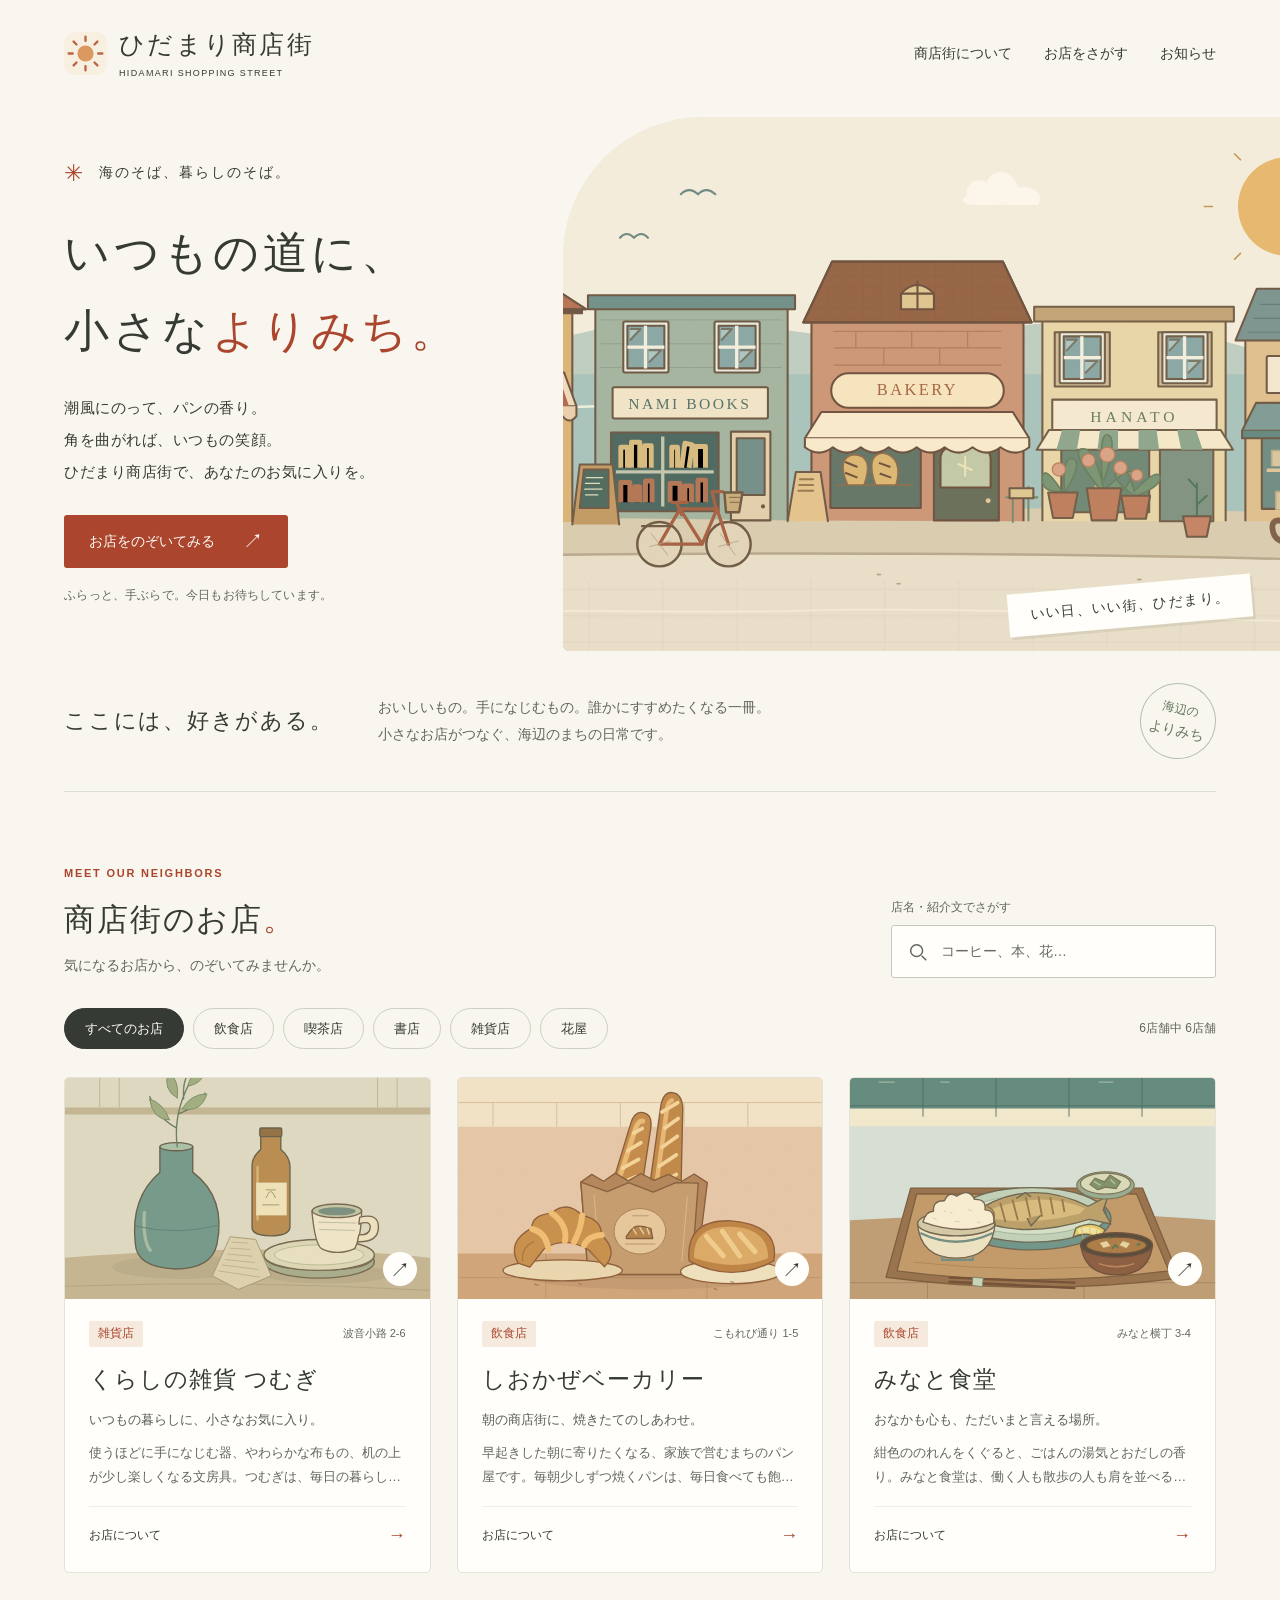
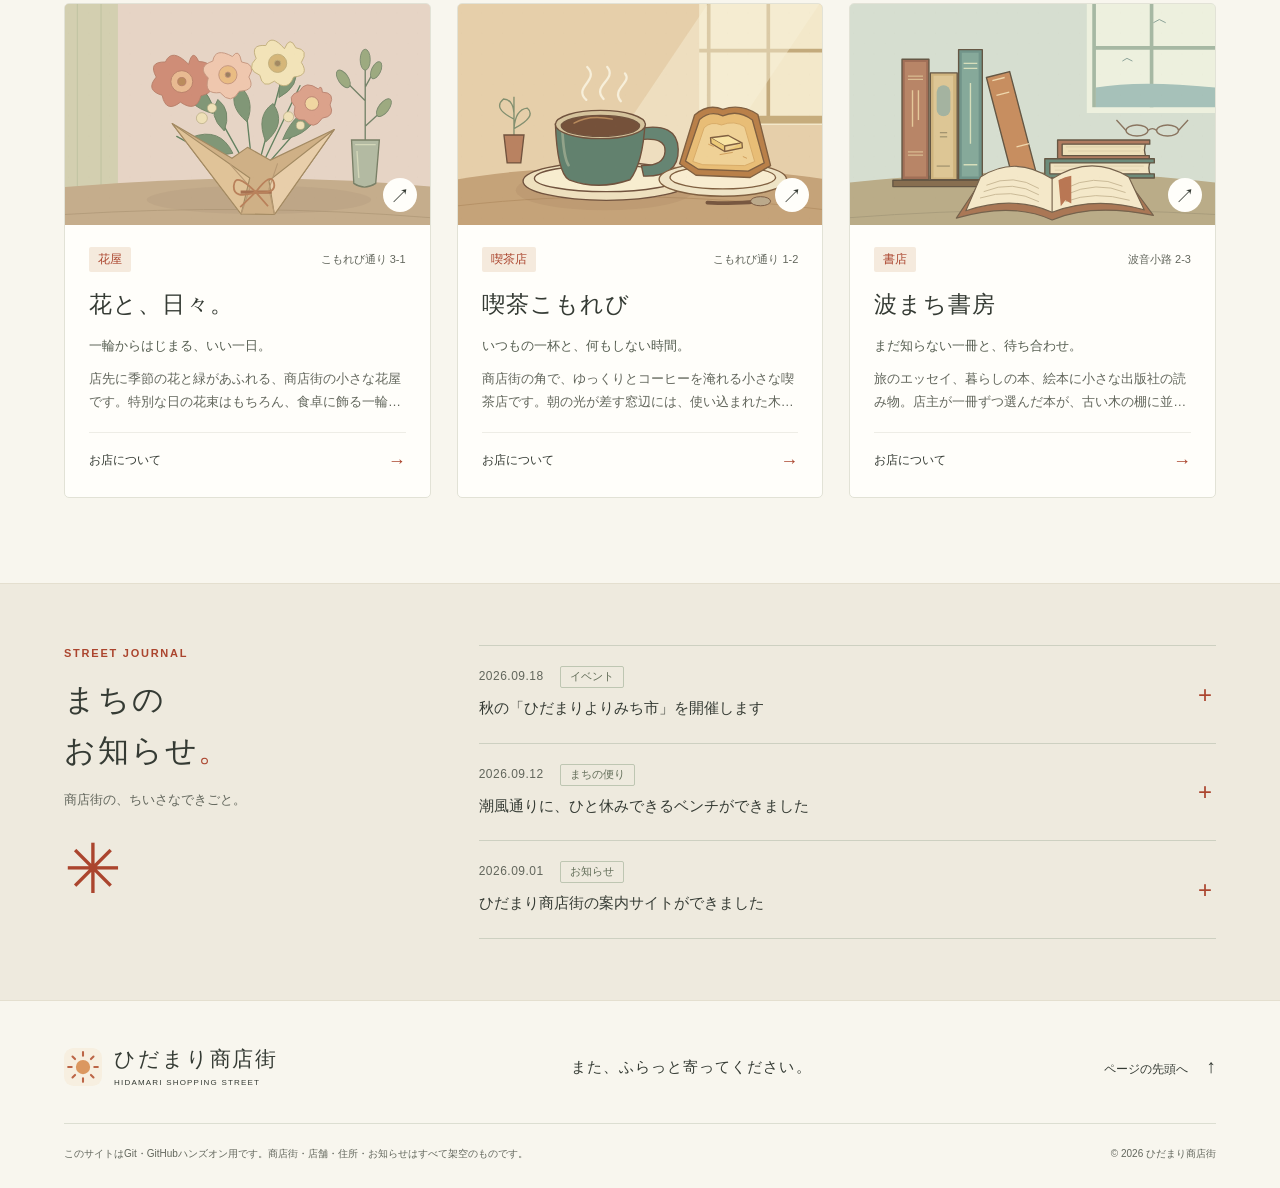
<file: index.html>
<!doctype html>
<html lang="ja">
  <head>
    <meta charset="UTF-8" />
    <meta name="viewport" content="width=device-width, initial-scale=1.0" />
    <meta name="theme-color" content="#f7f4eb" />
    <meta
      name="description"
      content="海の近くの、小さなひだまり商店街。喫茶店、パン屋、本屋。いつもの毎日に、あたらしいお気に入りを見つけに。"
    />
    <title>ひだまり商店街｜海のそば、暮らしのそば。</title>
    <link rel="icon" type="image/svg+xml" href="./favicon.svg" />
    <link rel="stylesheet" href="./src/styles.css" />
    <script defer src="./src/main.js"></script>
  </head>
  <body>
    <a class="skip-link" href="#main">本文へスキップ</a>

    <header class="site-header">
      <a
        class="brand"
        href="./index.html"
        aria-label="ひだまり商店街 トップページ"
      >
        <img src="./favicon.svg" width="43" height="43" alt="" />
        <span>ひだまり商店街<small>HIDAMARI SHOPPING STREET</small></span>
      </a>
      <nav aria-label="メインナビゲーション">
        <a href="#about">商店街について</a>
        <a href="#shops">お店をさがす</a>
        <a href="#news">お知らせ</a>
      </nav>
    </header>

    <main id="main">
      <section class="hero" id="about" aria-labelledby="hero-heading">
        <div class="hero-copy">
          <p class="eyebrow">
            <span class="little-sun" aria-hidden="true">✳</span>
            海のそば、暮らしのそば。
          </p>
          <h1 id="hero-heading">
            いつもの道に、<br />小さな<span>よりみち。</span>
          </h1>
          <p class="hero-description">
            潮風にのって、パンの香り。<br />角を曲がれば、いつもの笑顔。<br />ひだまり商店街で、あなたのお気に入りを。
          </p>
          <a class="button button-primary" href="#shops"
            >お店をのぞいてみる <span aria-hidden="true">↗</span></a
          >
          <p class="hero-footnote">
            ふらっと、手ぶらで。今日もお待ちしています。
          </p>
        </div>
        <div class="hero-art">
          <img
            src="./images/hero.svg"
            alt="青い海へと続く道に、色とりどりのひさしのお店が並ぶひだまり商店街のイラスト"
            width="1440"
            height="650"
            fetchpriority="high"
          />
          <span class="art-note">いい日、いい街、ひだまり。</span>
        </div>
      </section>

      <div class="welcome-strip">
        <span class="welcome-title">ここには、好きがある。</span>
        <p>
          おいしいもの。手になじむもの。誰かにすすめたくなる一冊。<br
            class="desktop-break"
          />小さなお店がつなぐ、海辺のまちの日常です。
        </p>
        <span class="welcome-stamp" aria-hidden="true"
          >海辺の<br /><strong>よりみち</strong></span
        >
      </div>

      <section
        class="shops-section section-container"
        id="shops"
        aria-labelledby="shops-heading"
      >
        <div class="section-top">
          <div>
            <p class="section-kicker">MEET OUR NEIGHBORS</p>
            <h2 id="shops-heading">
              商店街のお店<span class="heading-dot" aria-hidden="true">。</span>
            </h2>
            <p class="section-description">
              気になるお店から、のぞいてみませんか。
            </p>
          </div>
          <form class="search-form" role="search" id="search-form">
            <label for="shop-search">店名・紹介文でさがす</label>
            <div class="search-input-wrap">
              <svg
                aria-hidden="true"
                width="22"
                height="22"
                viewBox="0 0 24 24"
                fill="none"
                stroke="currentColor"
                stroke-width="1.6"
              >
                <circle cx="10.5" cy="10.5" r="6.5" />
                <path d="m16 16 5 5" />
              </svg>
              <input
                id="shop-search"
                type="search"
                name="q"
                placeholder="コーヒー、本、花…"
                autocomplete="off"
              />
            </div>
          </form>
        </div>
        <div class="shop-controls">
          <div
            class="category-filters"
            id="category-filters"
            role="group"
            aria-label="お店のカテゴリ"
          >
            <button class="filter-button" type="button" data-category="all" aria-pressed="true">すべてのお店</button>
            <button class="filter-button" type="button" data-category="food" aria-pressed="false">飲食店</button>
            <button class="filter-button" type="button" data-category="cafe" aria-pressed="false">喫茶店</button>
            <button class="filter-button" type="button" data-category="books" aria-pressed="false">書店</button>
            <button class="filter-button" type="button" data-category="goods" aria-pressed="false">雑貨店</button>
            <button class="filter-button" type="button" data-category="flowers" aria-pressed="false">花屋</button>
          </div>
          <p
            class="result-count"
            id="result-count"
            role="status"
            aria-live="polite"
            aria-atomic="true"
          >6店舗中 6店舗</p>
        </div>
        <div class="shop-grid" id="shop-list">
          <!-- 店舗カード：カテゴリは food / cafe / books / goods / flowers。 -->
          <!-- くらしの雑貨 つむぎ：この article が一覧の1店舗分です。 -->
          <article class="shop-card" data-category="goods">
            <a class="shop-card-link" href="./shops/kurashi-zakka.html">
              <div class="shop-card-image">
                <img src="./images/shops/kurashi-zakka.svg" alt="陶器の花瓶とボトル、お皿、カップが並ぶイラスト" width="800" height="560" loading="lazy" />
                <span class="card-visit" aria-hidden="true">↗</span>
              </div>
              <div class="shop-card-body">
                <p class="card-meta">
                  <span class="category-label">雑貨店</span>
                  <span class="card-address">波音小路 2-6</span>
                </p>
                <h3>くらしの雑貨 つむぎ</h3>
                <p class="card-tagline">いつもの暮らしに、小さなお気に入り。</p>
                <p class="card-description">使うほどに手になじむ器、やわらかな布もの、机の上が少し楽しくなる文房具。つむぎは、毎日の暮らしで長く使える道具を集めた雑貨店です。棚のあちこちに、小さな工房から届いた品が並びます。自分へのおみやげにも、大切な人への贈りものにも。迷ったときは、店主と一緒にゆっくり選びましょう。</p>
                <span class="card-detail">お店について <span aria-hidden="true">→</span></span>
              </div>
            </a>
          </article>

          <!-- しおかぜベーカリー：この article が一覧の1店舗分です。 -->
          <article class="shop-card" data-category="food">
            <a class="shop-card-link" href="./shops/shiokaze-bakery.html">
              <div class="shop-card-image">
                <img src="./images/shops/shiokaze-bakery.svg" alt="紙袋に入ったバゲットと焼きたてのパンのイラスト" width="800" height="560" loading="lazy" />
                <span class="card-visit" aria-hidden="true">↗</span>
              </div>
              <div class="shop-card-body">
                <p class="card-meta">
                  <span class="category-label">飲食店</span>
                  <span class="card-address">こもれび通り 1-5</span>
                </p>
                <h3>しおかぜベーカリー</h3>
                <p class="card-tagline">朝の商店街に、焼きたてのしあわせ。</p>
                <p class="card-description">早起きした朝に寄りたくなる、家族で営むまちのパン屋です。毎朝少しずつ焼くパンは、毎日食べても飽きない素朴な味。看板の塩バターロールは、底のかりっとした食感が自慢です。お昼には季節の野菜を挟んだサンドイッチも並びます。紙袋を抱えて、海辺のベンチまでお散歩しませんか。</p>
                <span class="card-detail">お店について <span aria-hidden="true">→</span></span>
              </div>
            </a>
          </article>

          <!-- みなと食堂：この article が一覧の1店舗分です。 -->
          <article class="shop-card" data-category="food">
            <a class="shop-card-link" href="./shops/minato-shokudo.html">
              <div class="shop-card-image">
                <img src="./images/shops/minato-shokudo.svg" alt="焼き魚、ごはん、みそ汁、小鉢の定食のイラスト" width="800" height="560" loading="lazy" />
                <span class="card-visit" aria-hidden="true">↗</span>
              </div>
              <div class="shop-card-body">
                <p class="card-meta">
                  <span class="category-label">飲食店</span>
                  <span class="card-address">みなと横丁 3-4</span>
                </p>
                <h3>みなと食堂</h3>
                <p class="card-tagline">おなかも心も、ただいまと言える場所。</p>
                <p class="card-description">紺色ののれんをくぐると、ごはんの湯気とおだしの香り。みなと食堂は、働く人も散歩の人も肩を並べる、まちの定食屋です。焼き魚や煮物に小鉢を添えて、一食ずつ丁寧にお出しします。昼のおすすめは店先の黒板で。海辺でたくさん歩いた日には、あたたかいごはんでおなかを満たしてください。</p>
                <span class="card-detail">お店について <span aria-hidden="true">→</span></span>
              </div>
            </a>
          </article>

          <!-- 花と、日々。：この article が一覧の1店舗分です。 -->
          <article class="shop-card" data-category="flowers">
            <a class="shop-card-link" href="./shops/hanato.html">
              <div class="shop-card-image">
                <img src="./images/shops/hanato.svg" alt="季節の花束と、枝を生けた花瓶のイラスト" width="800" height="560" loading="lazy" />
                <span class="card-visit" aria-hidden="true">↗</span>
              </div>
              <div class="shop-card-body">
                <p class="card-meta">
                  <span class="category-label">花屋</span>
                  <span class="card-address">こもれび通り 3-1</span>
                </p>
                <h3>花と、日々。</h3>
                <p class="card-tagline">一輪からはじまる、いい一日。</p>
                <p class="card-description">店先に季節の花と緑があふれる、商店街の小さな花屋です。特別な日の花束はもちろん、食卓に飾る一輪も気軽にどうぞ。花の名前やお手入れのことは、その場でお伝えします。ご予算や贈る相手の雰囲気に合わせた花束も承ります。お買いもの帰りに、今日の気分に似た色を探してみてください。</p>
                <span class="card-detail">お店について <span aria-hidden="true">→</span></span>
              </div>
            </a>
          </article>

          <!-- 喫茶こもれび：この article が一覧の1店舗分です。 -->
          <article class="shop-card" data-category="cafe">
            <a class="shop-card-link" href="./shops/komorebi-kissa.html">
              <div class="shop-card-image">
                <img src="./images/shops/komorebi-kissa.svg" alt="コーヒーと厚切りバタートーストを木のテーブルに並べたイラスト" width="800" height="560" loading="lazy" />
                <span class="card-visit" aria-hidden="true">↗</span>
              </div>
              <div class="shop-card-body">
                <p class="card-meta">
                  <span class="category-label">喫茶店</span>
                  <span class="card-address">こもれび通り 1-2</span>
                </p>
                <h3>喫茶こもれび</h3>
                <p class="card-tagline">いつもの一杯と、何もしない時間。</p>
                <p class="card-description">商店街の角で、ゆっくりとコーヒーを淹れる小さな喫茶店です。朝の光が差す窓辺には、使い込まれた木の椅子と、少しだけ背の低いテーブル。深煎りのブレンドと昔ながらの固めのプリンをおともに、散歩の途中でひと息ついていってください。おひとりでも、本を片手でも、どうぞ。</p>
                <span class="card-detail">お店について <span aria-hidden="true">→</span></span>
              </div>
            </a>
          </article>

          <!-- 波まち書房：この article が一覧の1店舗分です。 -->
          <article class="shop-card" data-category="books">
            <a class="shop-card-link" href="./shops/nami-books.html">
              <div class="shop-card-image">
                <img src="./images/shops/nami-books.svg" alt="開いた本と色とりどりの本を重ねたイラスト" width="800" height="560" loading="lazy" />
                <span class="card-visit" aria-hidden="true">↗</span>
              </div>
              <div class="shop-card-body">
                <p class="card-meta">
                  <span class="category-label">書店</span>
                  <span class="card-address">波音小路 2-3</span>
                </p>
                <h3>波まち書房</h3>
                <p class="card-tagline">まだ知らない一冊と、待ち合わせ。</p>
                <p class="card-description">旅のエッセイ、暮らしの本、絵本に小さな出版社の読み物。店主が一冊ずつ選んだ本が、古い木の棚に並ぶ書店です。海の見えるまちで読みたい本を集めた「波まちの棚」には、手書きのおすすめも添えています。探している本が決まっていなくても大丈夫。ページをめくりながら、気になる一冊を見つけてください。</p>
                <span class="card-detail">お店について <span aria-hidden="true">→</span></span>
              </div>
            </a>
          </article>

          <!-- 新しいお店のカードを、この行の上に追加してください。 -->
        </div>
        <div class="empty-state" id="no-results" hidden>
          <span class="empty-icon" aria-hidden="true">⌕</span>
          <h3>お店が見つかりませんでした</h3>
          <p>別の言葉でさがすか、カテゴリを変えてみてください。</p>
          <button class="button button-outline" id="reset-search" type="button">
            検索条件をリセット
          </button>
        </div>
        <noscript
          ><p class="empty-state">
            すべてのお店を表示しています。検索とカテゴリ絞り込みを使う場合は、JavaScriptを有効にしてください。
          </p></noscript
        >
      </section>

      <section class="news-section" id="news" aria-labelledby="news-heading">
        <div class="section-container news-layout">
          <div class="news-heading">
            <p class="section-kicker">STREET JOURNAL</p>
            <h2 id="news-heading">
              まちの<br class="desktop-break" />お知らせ<span
                class="heading-dot"
                aria-hidden="true"
                >。</span
              >
            </h2>
            <p>商店街の、ちいさなできごと。</p>
            <span class="news-flower" aria-hidden="true">✳</span>
          </div>
          <div class="news-list" id="news-list">
            <!-- 新しいお知らせは details をコピーして、この下の先頭に追加します。 -->
            <details class="news-item">
              <summary>
                <span class="news-meta"><time datetime="2026-09-18">2026.09.18</time><span class="news-category">イベント</span></span>
                <span class="news-title">秋の「ひだまりよりみち市」を開催します</span>
              </summary>
              <p>10月11日（日）10:00〜15:00、商店街の小さな広場に焼き菓子や古本、季節の花が集まります。お散歩がてら、お立ち寄りください。</p>
            </details>
            <details class="news-item">
              <summary>
                <span class="news-meta"><time datetime="2026-09-12">2026.09.12</time><span class="news-category">まちの便り</span></span>
                <span class="news-title">潮風通りに、ひと休みできるベンチができました</span>
              </summary>
              <p>お買い物の合間に、海を眺めてひと息。商店街の入口に木のベンチを置きました。お持ち帰りのコーヒーのおともにもどうぞ。</p>
            </details>
            <details class="news-item">
              <summary>
                <span class="news-meta"><time datetime="2026-09-01">2026.09.01</time><span class="news-category">お知らせ</span></span>
                <span class="news-title">ひだまり商店街の案内サイトができました</span>
              </summary>
              <p>商店街のお店や、日々のできごとをお届けします。次のお休みに行ってみたいお店を、見つけていただけたらうれしいです。</p>
            </details>
          </div>
        </div>
      </section>
    </main>

    <footer class="site-footer">
      <div class="footer-top">
        <a class="brand" href="./index.html"
          ><img src="./favicon.svg" width="38" height="38" alt="" /><span
            >ひだまり商店街<small>HIDAMARI SHOPPING STREET</small></span
          ></a
        >
        <p>また、ふらっと寄ってください。</p>
        <a class="back-top" href="#main"
          >ページの先頭へ <span aria-hidden="true">↑</span></a
        >
      </div>
      <div class="footer-bottom">
        <p>
          このサイトはGit・GitHubハンズオン用です。商店街・店舗・住所・お知らせはすべて架空のものです。
        </p>
        <span>© 2026 ひだまり商店街</span>
      </div>
    </footer>

  </body>
</html>
</file>
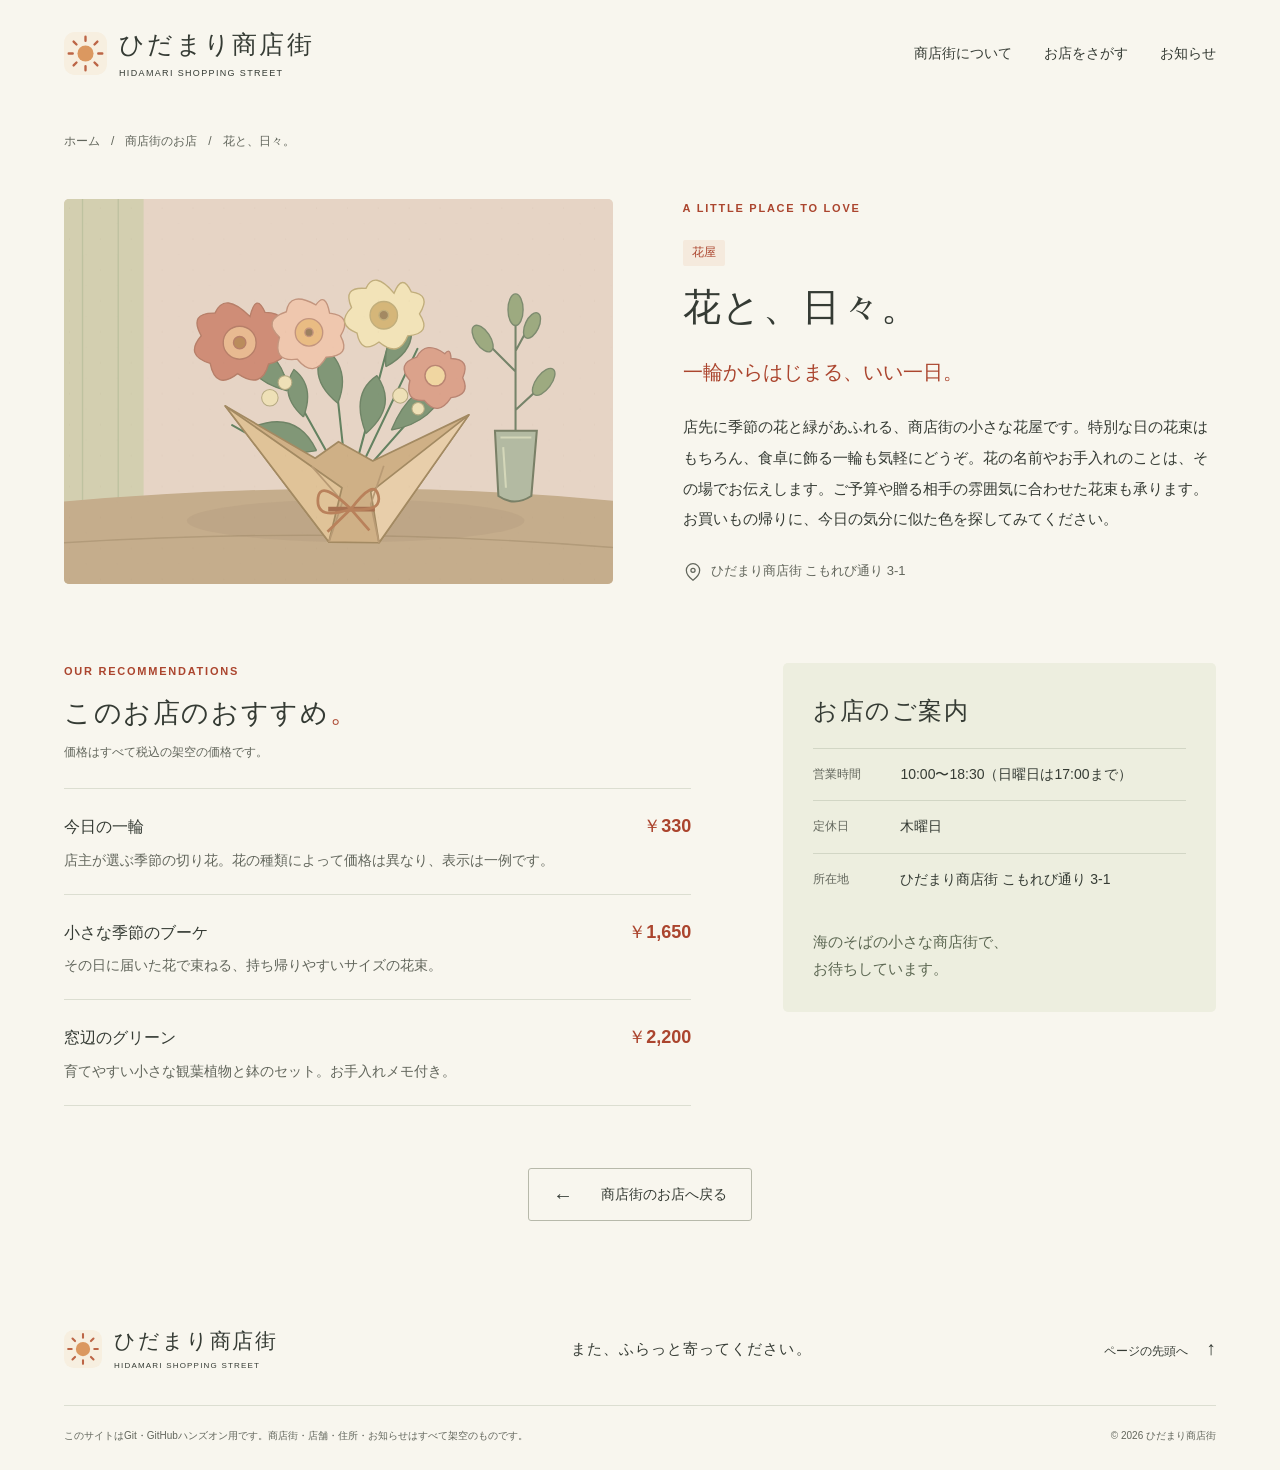
<file: shops/hanato.html>
<!doctype html>
<html lang="ja">
  <head>
    <meta charset="UTF-8" />
    <meta name="viewport" content="width=device-width, initial-scale=1.0" />
    <meta name="theme-color" content="#f7f4eb" />
    <meta name="description" content="店先に季節の花と緑があふれる、商店街の小さな花屋です。特別な日の花束はもちろん、食卓に飾る一輪も気軽にどうぞ。花の名前やお手入れのことは、その場でお伝えします。ご予算や贈る相手の雰囲気に合わせた花束も承ります。お買いもの帰りに、今日の気分に似た色を探してみてください。" />
    <title>花と、日々。｜ひだまり商店街</title>
    <link rel="icon" type="image/svg+xml" href="../favicon.svg" />
    <link rel="stylesheet" href="../src/styles.css" />
  </head>
  <body>
    <a class="skip-link" href="#main">本文へスキップ</a>
    <header class="site-header">
      <a class="brand" href="../index.html" aria-label="ひだまり商店街 トップページ">
        <img src="../favicon.svg" width="43" height="43" alt="" />
        <span>ひだまり商店街<small>HIDAMARI SHOPPING STREET</small></span>
      </a>
      <nav aria-label="メインナビゲーション">
        <a href="../index.html#about">商店街について</a>
        <a href="../index.html#shops">お店をさがす</a>
        <a href="../index.html#news">お知らせ</a>
      </nav>
    </header>

    <main id="main" class="detail-main section-container">
      <nav class="breadcrumbs" aria-label="パンくずリスト">
        <a href="../index.html">ホーム</a>
        <span aria-hidden="true">/</span>
        <a href="../index.html#shops">商店街のお店</a>
        <span aria-hidden="true">/</span>
        <span aria-current="page">花と、日々。</span>
      </nav>
      <article>
        <div class="detail-hero">
          <div class="detail-image">
            <img src="../images/shops/hanato.svg" alt="季節の花束と、枝を生けた花瓶のイラスト" width="800" height="560" />
          </div>
          <div class="detail-intro">
            <p class="section-kicker">A LITTLE PLACE TO LOVE</p>
            <span class="category-label">花屋</span>
            <h1>花と、日々。</h1>
            <p class="detail-tagline">一輪からはじまる、いい一日。</p>
            <p class="detail-description">店先に季節の花と緑があふれる、商店街の小さな花屋です。特別な日の花束はもちろん、食卓に飾る一輪も気軽にどうぞ。花の名前やお手入れのことは、その場でお伝えします。ご予算や贈る相手の雰囲気に合わせた花束も承ります。お買いもの帰りに、今日の気分に似た色を探してみてください。</p>
            <p class="detail-location">
              <svg width="20" height="20" viewBox="0 0 24 24" fill="none" stroke="currentColor" stroke-width="1.5" aria-hidden="true">
                <path d="M20 10c0 6-8 12-8 12S4 16 4 10a8 8 0 1 1 16 0Z" />
                <circle cx="12" cy="10" r="2.5" />
              </svg>
              <span>ひだまり商店街 こもれび通り 3-1</span>
            </p>
          </div>
        </div>
        <div class="detail-columns">
          <section class="products-section" aria-labelledby="products-heading">
            <p class="section-kicker">OUR RECOMMENDATIONS</p>
            <h2 id="products-heading">このお店のおすすめ<span class="heading-dot" aria-hidden="true">。</span></h2>
            <p class="price-note">価格はすべて税込の架空の価格です。</p>
            <ul class="products-list">
              <li>
                <div class="product-heading">
                  <h3>今日の一輪</h3>
                  <span class="product-price">￥330</span>
                </div>
                <p>店主が選ぶ季節の切り花。花の種類によって価格は異なり、表示は一例です。</p>
              </li>
              <li>
                <div class="product-heading">
                  <h3>小さな季節のブーケ</h3>
                  <span class="product-price">￥1,650</span>
                </div>
                <p>その日に届いた花で束ねる、持ち帰りやすいサイズの花束。</p>
              </li>
              <li>
                <div class="product-heading">
                  <h3>窓辺のグリーン</h3>
                  <span class="product-price">￥2,200</span>
                </div>
                <p>育てやすい小さな観葉植物と鉢のセット。お手入れメモ付き。</p>
              </li>
            </ul>
          </section>
          <section class="shop-info" aria-labelledby="info-heading">
            <h2 id="info-heading">お店のご案内</h2>
            <dl>
              <div>
                <dt>営業時間</dt>
                <dd>10:00〜18:30（日曜日は17:00まで）</dd>
              </div>
              <div>
                <dt>定休日</dt>
                <dd>木曜日</dd>
              </div>
              <div>
                <dt>所在地</dt>
                <dd>ひだまり商店街 こもれび通り 3-1</dd>
              </div>
            </dl>
            <p>海のそばの小さな商店街で、<br />お待ちしています。</p>
          </section>
        </div>
      </article>
      <div class="detail-back">
        <a class="button button-outline" href="../index.html#shops">
          <span aria-hidden="true">←</span> 商店街のお店へ戻る
        </a>
      </div>
    </main>

    <footer class="site-footer">
      <div class="footer-top">
        <a class="brand" href="../index.html">
          <img src="../favicon.svg" width="38" height="38" alt="" />
          <span>ひだまり商店街<small>HIDAMARI SHOPPING STREET</small></span>
        </a>
        <p>また、ふらっと寄ってください。</p>
        <a class="back-top" href="#main">ページの先頭へ <span aria-hidden="true">↑</span></a>
      </div>
      <div class="footer-bottom">
        <p>このサイトはGit・GitHubハンズオン用です。商店街・店舗・住所・お知らせはすべて架空のものです。</p>
        <span>© 2026 ひだまり商店街</span>
      </div>
    </footer>
  </body>
</html>
</file>
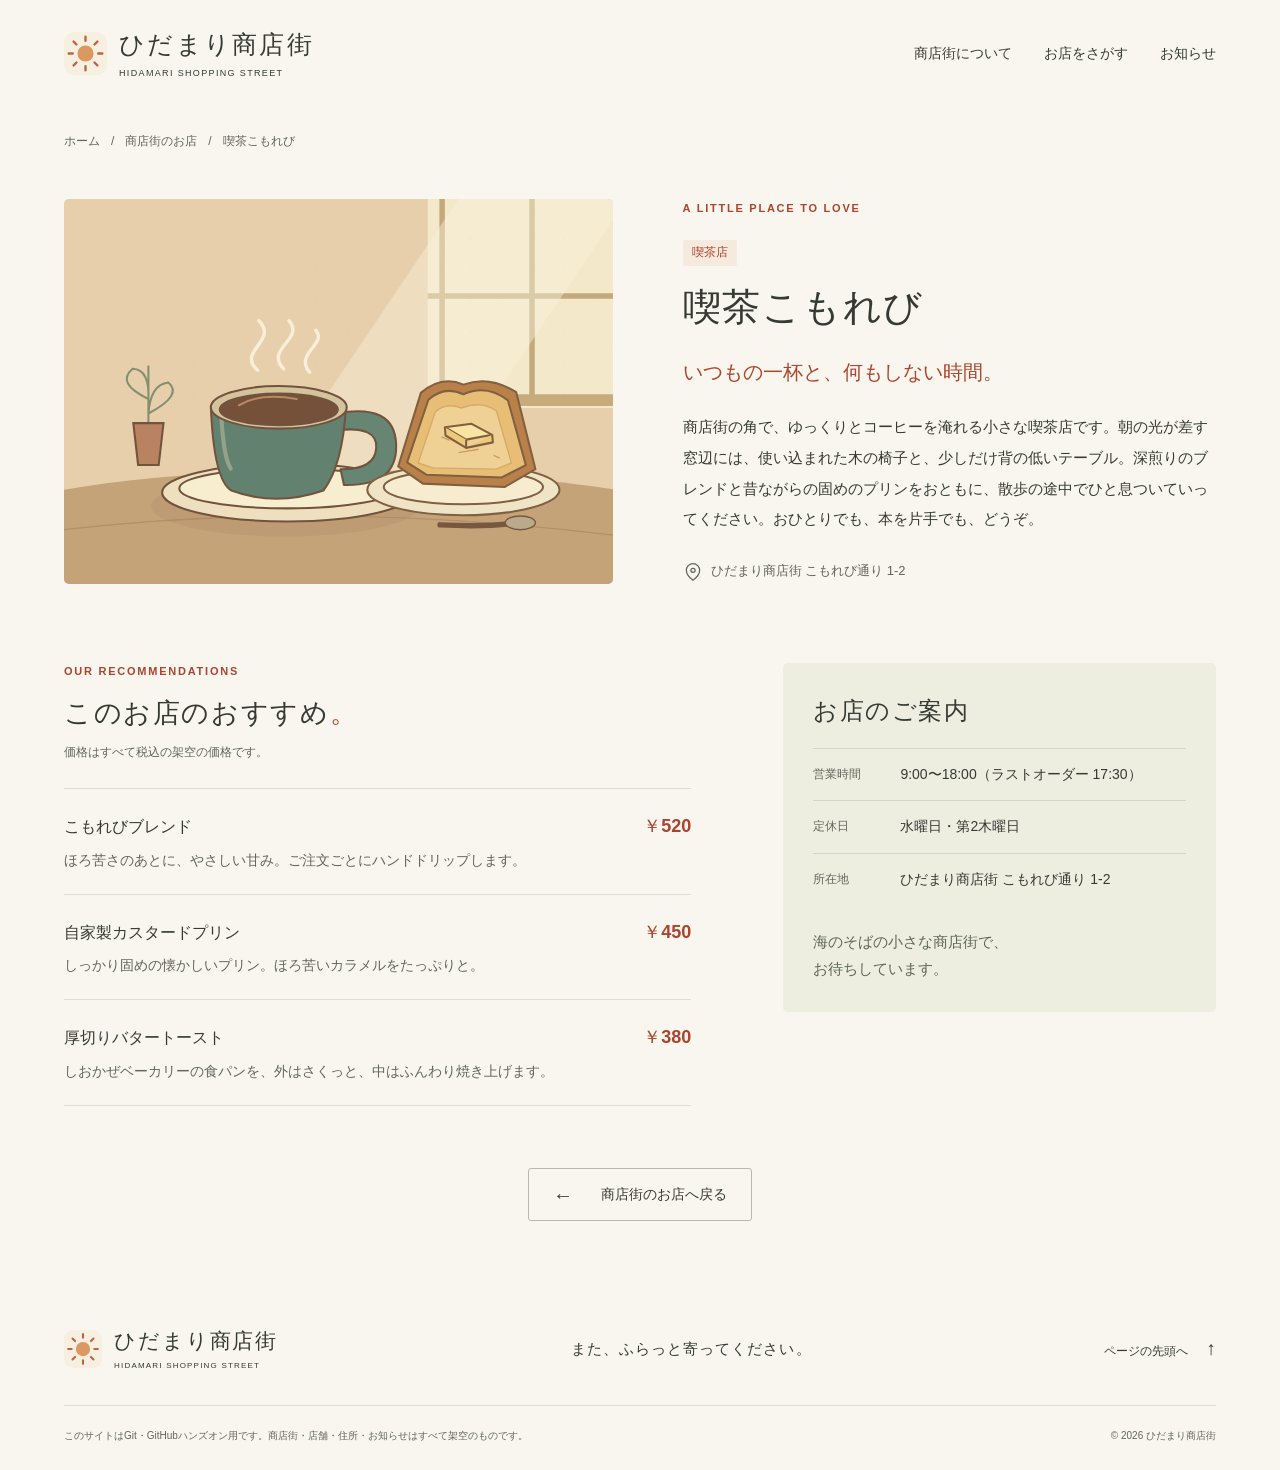
<file: shops/komorebi-kissa.html>
<!doctype html>
<html lang="ja">
  <head>
    <meta charset="UTF-8" />
    <meta name="viewport" content="width=device-width, initial-scale=1.0" />
    <meta name="theme-color" content="#f7f4eb" />
    <meta name="description" content="商店街の角で、ゆっくりとコーヒーを淹れる小さな喫茶店です。朝の光が差す窓辺には、使い込まれた木の椅子と、少しだけ背の低いテーブル。深煎りのブレンドと昔ながらの固めのプリンをおともに、散歩の途中でひと息ついていってください。おひとりでも、本を片手でも、どうぞ。" />
    <title>喫茶こもれび｜ひだまり商店街</title>
    <link rel="icon" type="image/svg+xml" href="../favicon.svg" />
    <link rel="stylesheet" href="../src/styles.css" />
  </head>
  <body>
    <a class="skip-link" href="#main">本文へスキップ</a>
    <header class="site-header">
      <a class="brand" href="../index.html" aria-label="ひだまり商店街 トップページ">
        <img src="../favicon.svg" width="43" height="43" alt="" />
        <span>ひだまり商店街<small>HIDAMARI SHOPPING STREET</small></span>
      </a>
      <nav aria-label="メインナビゲーション">
        <a href="../index.html#about">商店街について</a>
        <a href="../index.html#shops">お店をさがす</a>
        <a href="../index.html#news">お知らせ</a>
      </nav>
    </header>

    <main id="main" class="detail-main section-container">
      <nav class="breadcrumbs" aria-label="パンくずリスト">
        <a href="../index.html">ホーム</a>
        <span aria-hidden="true">/</span>
        <a href="../index.html#shops">商店街のお店</a>
        <span aria-hidden="true">/</span>
        <span aria-current="page">喫茶こもれび</span>
      </nav>
      <article>
        <div class="detail-hero">
          <div class="detail-image">
            <img src="../images/shops/komorebi-kissa.svg" alt="コーヒーと厚切りバタートーストを木のテーブルに並べたイラスト" width="800" height="560" />
          </div>
          <div class="detail-intro">
            <p class="section-kicker">A LITTLE PLACE TO LOVE</p>
            <span class="category-label">喫茶店</span>
            <h1>喫茶こもれび</h1>
            <p class="detail-tagline">いつもの一杯と、何もしない時間。</p>
            <p class="detail-description">商店街の角で、ゆっくりとコーヒーを淹れる小さな喫茶店です。朝の光が差す窓辺には、使い込まれた木の椅子と、少しだけ背の低いテーブル。深煎りのブレンドと昔ながらの固めのプリンをおともに、散歩の途中でひと息ついていってください。おひとりでも、本を片手でも、どうぞ。</p>
            <p class="detail-location">
              <svg width="20" height="20" viewBox="0 0 24 24" fill="none" stroke="currentColor" stroke-width="1.5" aria-hidden="true">
                <path d="M20 10c0 6-8 12-8 12S4 16 4 10a8 8 0 1 1 16 0Z" />
                <circle cx="12" cy="10" r="2.5" />
              </svg>
              <span>ひだまり商店街 こもれび通り 1-2</span>
            </p>
          </div>
        </div>
        <div class="detail-columns">
          <section class="products-section" aria-labelledby="products-heading">
            <p class="section-kicker">OUR RECOMMENDATIONS</p>
            <h2 id="products-heading">このお店のおすすめ<span class="heading-dot" aria-hidden="true">。</span></h2>
            <p class="price-note">価格はすべて税込の架空の価格です。</p>
            <ul class="products-list">
              <li>
                <div class="product-heading">
                  <h3>こもれびブレンド</h3>
                  <span class="product-price">￥520</span>
                </div>
                <p>ほろ苦さのあとに、やさしい甘み。ご注文ごとにハンドドリップします。</p>
              </li>
              <li>
                <div class="product-heading">
                  <h3>自家製カスタードプリン</h3>
                  <span class="product-price">￥450</span>
                </div>
                <p>しっかり固めの懐かしいプリン。ほろ苦いカラメルをたっぷりと。</p>
              </li>
              <li>
                <div class="product-heading">
                  <h3>厚切りバタートースト</h3>
                  <span class="product-price">￥380</span>
                </div>
                <p>しおかぜベーカリーの食パンを、外はさくっと、中はふんわり焼き上げます。</p>
              </li>
            </ul>
          </section>
          <section class="shop-info" aria-labelledby="info-heading">
            <h2 id="info-heading">お店のご案内</h2>
            <dl>
              <div>
                <dt>営業時間</dt>
                <dd>9:00〜18:00（ラストオーダー 17:30）</dd>
              </div>
              <div>
                <dt>定休日</dt>
                <dd>水曜日・第2木曜日</dd>
              </div>
              <div>
                <dt>所在地</dt>
                <dd>ひだまり商店街 こもれび通り 1-2</dd>
              </div>
            </dl>
            <p>海のそばの小さな商店街で、<br />お待ちしています。</p>
          </section>
        </div>
      </article>
      <div class="detail-back">
        <a class="button button-outline" href="../index.html#shops">
          <span aria-hidden="true">←</span> 商店街のお店へ戻る
        </a>
      </div>
    </main>

    <footer class="site-footer">
      <div class="footer-top">
        <a class="brand" href="../index.html">
          <img src="../favicon.svg" width="38" height="38" alt="" />
          <span>ひだまり商店街<small>HIDAMARI SHOPPING STREET</small></span>
        </a>
        <p>また、ふらっと寄ってください。</p>
        <a class="back-top" href="#main">ページの先頭へ <span aria-hidden="true">↑</span></a>
      </div>
      <div class="footer-bottom">
        <p>このサイトはGit・GitHubハンズオン用です。商店街・店舗・住所・お知らせはすべて架空のものです。</p>
        <span>© 2026 ひだまり商店街</span>
      </div>
    </footer>
  </body>
</html>
</file>
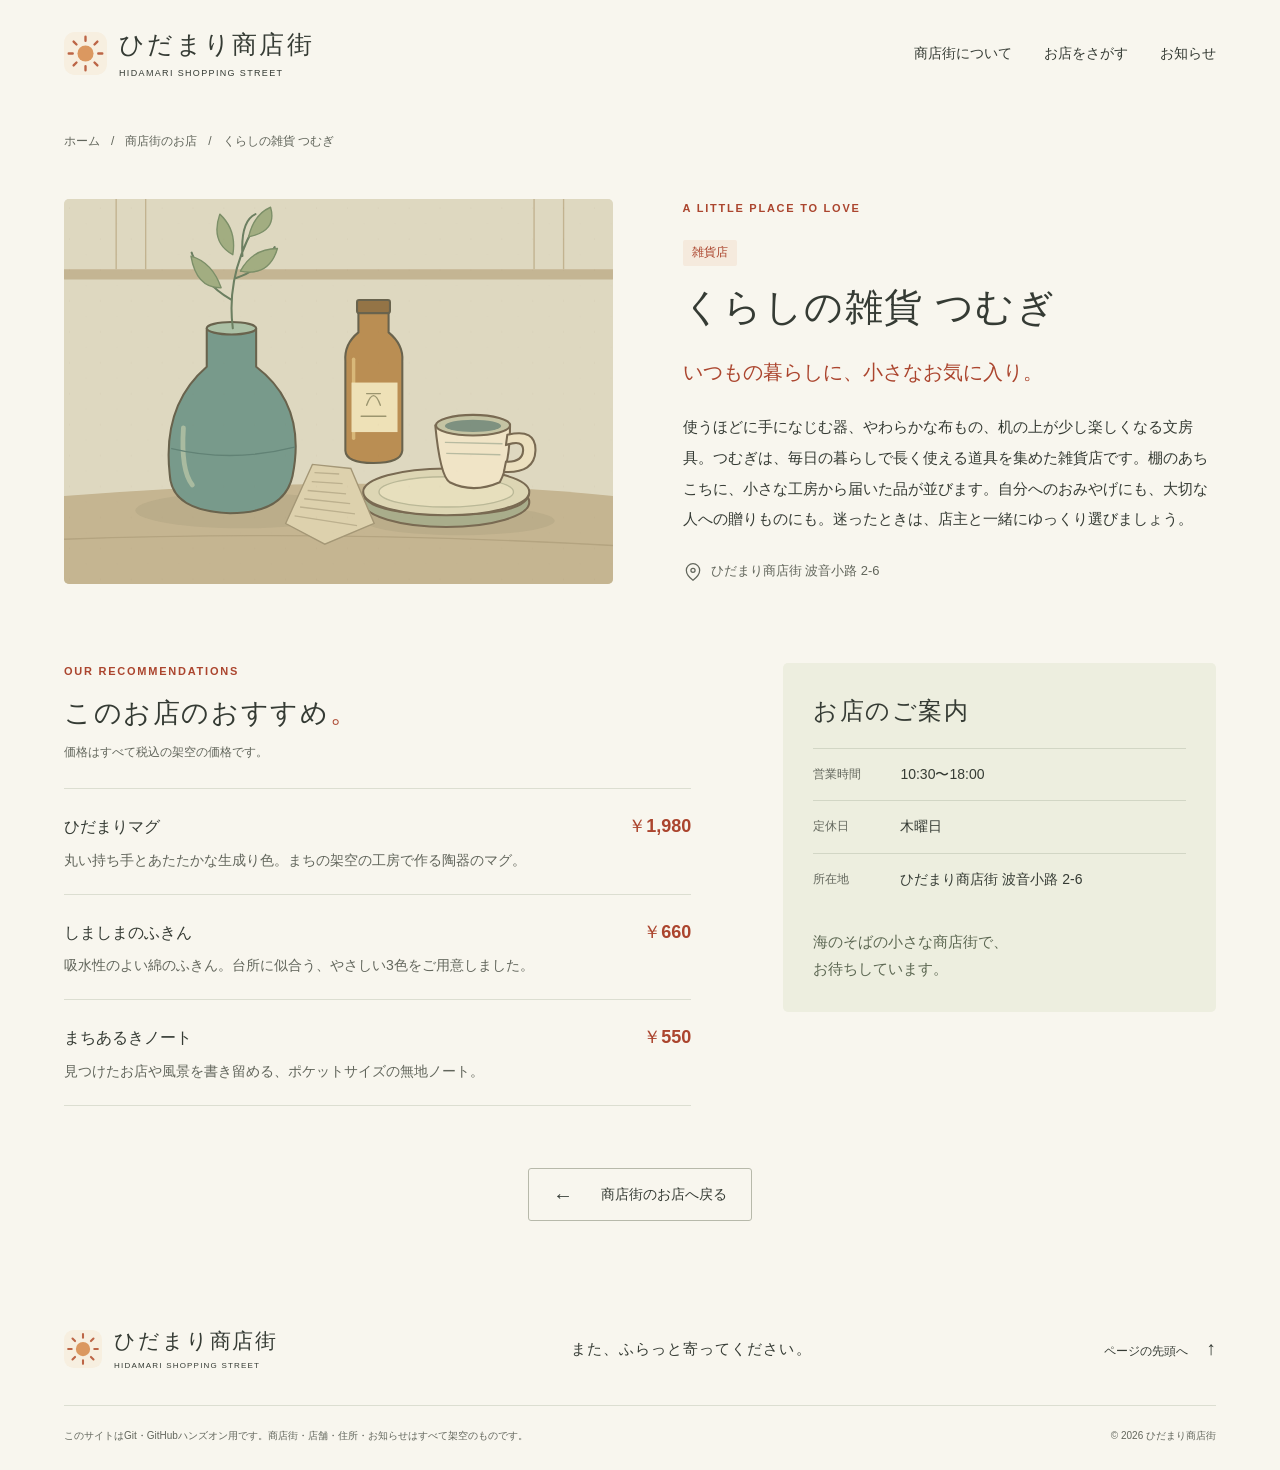
<file: shops/kurashi-zakka.html>
<!doctype html>
<html lang="ja">
  <head>
    <meta charset="UTF-8" />
    <meta name="viewport" content="width=device-width, initial-scale=1.0" />
    <meta name="theme-color" content="#f7f4eb" />
    <meta name="description" content="使うほどに手になじむ器、やわらかな布もの、机の上が少し楽しくなる文房具。つむぎは、毎日の暮らしで長く使える道具を集めた雑貨店です。棚のあちこちに、小さな工房から届いた品が並びます。自分へのおみやげにも、大切な人への贈りものにも。迷ったときは、店主と一緒にゆっくり選びましょう。" />
    <title>くらしの雑貨 つむぎ｜ひだまり商店街</title>
    <link rel="icon" type="image/svg+xml" href="../favicon.svg" />
    <link rel="stylesheet" href="../src/styles.css" />
  </head>
  <body>
    <a class="skip-link" href="#main">本文へスキップ</a>
    <header class="site-header">
      <a class="brand" href="../index.html" aria-label="ひだまり商店街 トップページ">
        <img src="../favicon.svg" width="43" height="43" alt="" />
        <span>ひだまり商店街<small>HIDAMARI SHOPPING STREET</small></span>
      </a>
      <nav aria-label="メインナビゲーション">
        <a href="../index.html#about">商店街について</a>
        <a href="../index.html#shops">お店をさがす</a>
        <a href="../index.html#news">お知らせ</a>
      </nav>
    </header>

    <main id="main" class="detail-main section-container">
      <nav class="breadcrumbs" aria-label="パンくずリスト">
        <a href="../index.html">ホーム</a>
        <span aria-hidden="true">/</span>
        <a href="../index.html#shops">商店街のお店</a>
        <span aria-hidden="true">/</span>
        <span aria-current="page">くらしの雑貨 つむぎ</span>
      </nav>
      <article>
        <div class="detail-hero">
          <div class="detail-image">
            <img src="../images/shops/kurashi-zakka.svg" alt="陶器の花瓶とボトル、お皿、カップが並ぶイラスト" width="800" height="560" />
          </div>
          <div class="detail-intro">
            <p class="section-kicker">A LITTLE PLACE TO LOVE</p>
            <span class="category-label">雑貨店</span>
            <h1>くらしの雑貨 つむぎ</h1>
            <p class="detail-tagline">いつもの暮らしに、小さなお気に入り。</p>
            <p class="detail-description">使うほどに手になじむ器、やわらかな布もの、机の上が少し楽しくなる文房具。つむぎは、毎日の暮らしで長く使える道具を集めた雑貨店です。棚のあちこちに、小さな工房から届いた品が並びます。自分へのおみやげにも、大切な人への贈りものにも。迷ったときは、店主と一緒にゆっくり選びましょう。</p>
            <p class="detail-location">
              <svg width="20" height="20" viewBox="0 0 24 24" fill="none" stroke="currentColor" stroke-width="1.5" aria-hidden="true">
                <path d="M20 10c0 6-8 12-8 12S4 16 4 10a8 8 0 1 1 16 0Z" />
                <circle cx="12" cy="10" r="2.5" />
              </svg>
              <span>ひだまり商店街 波音小路 2-6</span>
            </p>
          </div>
        </div>
        <div class="detail-columns">
          <section class="products-section" aria-labelledby="products-heading">
            <p class="section-kicker">OUR RECOMMENDATIONS</p>
            <h2 id="products-heading">このお店のおすすめ<span class="heading-dot" aria-hidden="true">。</span></h2>
            <p class="price-note">価格はすべて税込の架空の価格です。</p>
            <ul class="products-list">
              <li>
                <div class="product-heading">
                  <h3>ひだまりマグ</h3>
                  <span class="product-price">￥1,980</span>
                </div>
                <p>丸い持ち手とあたたかな生成り色。まちの架空の工房で作る陶器のマグ。</p>
              </li>
              <li>
                <div class="product-heading">
                  <h3>しましまのふきん</h3>
                  <span class="product-price">￥660</span>
                </div>
                <p>吸水性のよい綿のふきん。台所に似合う、やさしい3色をご用意しました。</p>
              </li>
              <li>
                <div class="product-heading">
                  <h3>まちあるきノート</h3>
                  <span class="product-price">￥550</span>
                </div>
                <p>見つけたお店や風景を書き留める、ポケットサイズの無地ノート。</p>
              </li>
            </ul>
          </section>
          <section class="shop-info" aria-labelledby="info-heading">
            <h2 id="info-heading">お店のご案内</h2>
            <dl>
              <div>
                <dt>営業時間</dt>
                <dd>10:30〜18:00</dd>
              </div>
              <div>
                <dt>定休日</dt>
                <dd>木曜日</dd>
              </div>
              <div>
                <dt>所在地</dt>
                <dd>ひだまり商店街 波音小路 2-6</dd>
              </div>
            </dl>
            <p>海のそばの小さな商店街で、<br />お待ちしています。</p>
          </section>
        </div>
      </article>
      <div class="detail-back">
        <a class="button button-outline" href="../index.html#shops">
          <span aria-hidden="true">←</span> 商店街のお店へ戻る
        </a>
      </div>
    </main>

    <footer class="site-footer">
      <div class="footer-top">
        <a class="brand" href="../index.html">
          <img src="../favicon.svg" width="38" height="38" alt="" />
          <span>ひだまり商店街<small>HIDAMARI SHOPPING STREET</small></span>
        </a>
        <p>また、ふらっと寄ってください。</p>
        <a class="back-top" href="#main">ページの先頭へ <span aria-hidden="true">↑</span></a>
      </div>
      <div class="footer-bottom">
        <p>このサイトはGit・GitHubハンズオン用です。商店街・店舗・住所・お知らせはすべて架空のものです。</p>
        <span>© 2026 ひだまり商店街</span>
      </div>
    </footer>
  </body>
</html>
</file>
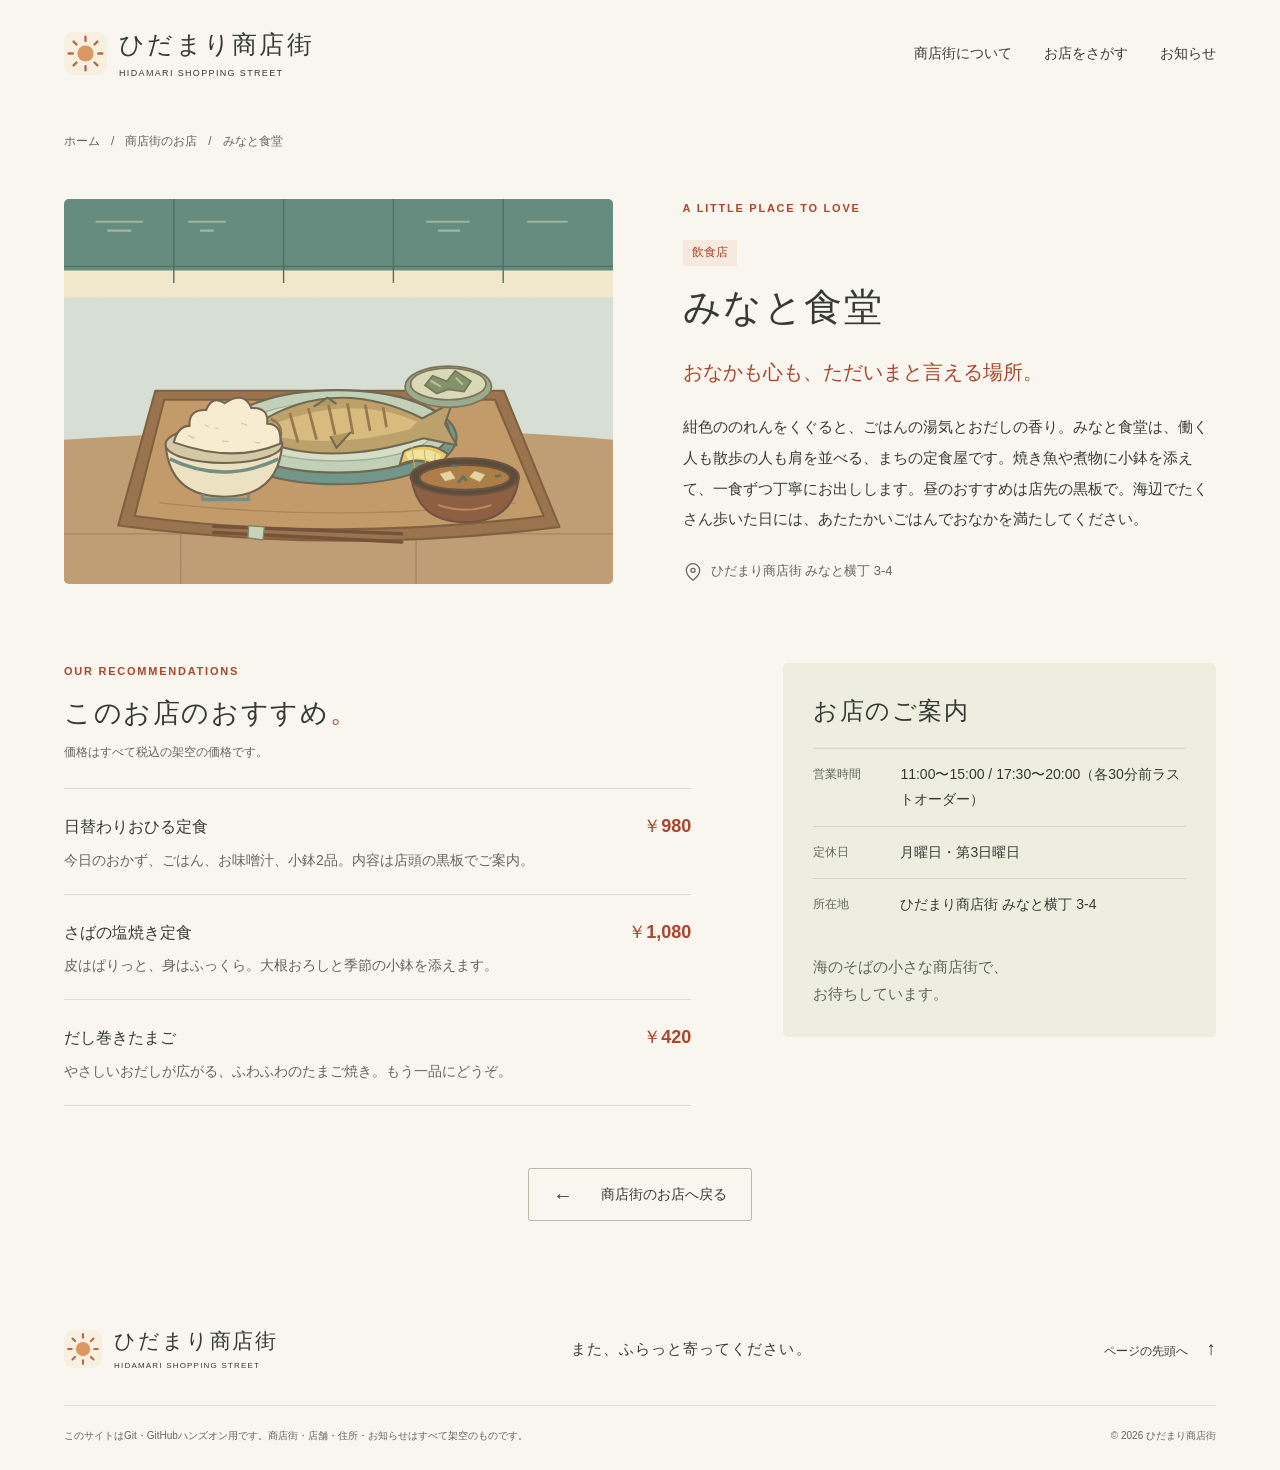
<file: shops/minato-shokudo.html>
<!doctype html>
<html lang="ja">
  <head>
    <meta charset="UTF-8" />
    <meta name="viewport" content="width=device-width, initial-scale=1.0" />
    <meta name="theme-color" content="#f7f4eb" />
    <meta name="description" content="紺色ののれんをくぐると、ごはんの湯気とおだしの香り。みなと食堂は、働く人も散歩の人も肩を並べる、まちの定食屋です。焼き魚や煮物に小鉢を添えて、一食ずつ丁寧にお出しします。昼のおすすめは店先の黒板で。海辺でたくさん歩いた日には、あたたかいごはんでおなかを満たしてください。" />
    <title>みなと食堂｜ひだまり商店街</title>
    <link rel="icon" type="image/svg+xml" href="../favicon.svg" />
    <link rel="stylesheet" href="../src/styles.css" />
  </head>
  <body>
    <a class="skip-link" href="#main">本文へスキップ</a>
    <header class="site-header">
      <a class="brand" href="../index.html" aria-label="ひだまり商店街 トップページ">
        <img src="../favicon.svg" width="43" height="43" alt="" />
        <span>ひだまり商店街<small>HIDAMARI SHOPPING STREET</small></span>
      </a>
      <nav aria-label="メインナビゲーション">
        <a href="../index.html#about">商店街について</a>
        <a href="../index.html#shops">お店をさがす</a>
        <a href="../index.html#news">お知らせ</a>
      </nav>
    </header>

    <main id="main" class="detail-main section-container">
      <nav class="breadcrumbs" aria-label="パンくずリスト">
        <a href="../index.html">ホーム</a>
        <span aria-hidden="true">/</span>
        <a href="../index.html#shops">商店街のお店</a>
        <span aria-hidden="true">/</span>
        <span aria-current="page">みなと食堂</span>
      </nav>
      <article>
        <div class="detail-hero">
          <div class="detail-image">
            <img src="../images/shops/minato-shokudo.svg" alt="焼き魚、ごはん、みそ汁、小鉢の定食のイラスト" width="800" height="560" />
          </div>
          <div class="detail-intro">
            <p class="section-kicker">A LITTLE PLACE TO LOVE</p>
            <span class="category-label">飲食店</span>
            <h1>みなと食堂</h1>
            <p class="detail-tagline">おなかも心も、ただいまと言える場所。</p>
            <p class="detail-description">紺色ののれんをくぐると、ごはんの湯気とおだしの香り。みなと食堂は、働く人も散歩の人も肩を並べる、まちの定食屋です。焼き魚や煮物に小鉢を添えて、一食ずつ丁寧にお出しします。昼のおすすめは店先の黒板で。海辺でたくさん歩いた日には、あたたかいごはんでおなかを満たしてください。</p>
            <p class="detail-location">
              <svg width="20" height="20" viewBox="0 0 24 24" fill="none" stroke="currentColor" stroke-width="1.5" aria-hidden="true">
                <path d="M20 10c0 6-8 12-8 12S4 16 4 10a8 8 0 1 1 16 0Z" />
                <circle cx="12" cy="10" r="2.5" />
              </svg>
              <span>ひだまり商店街 みなと横丁 3-4</span>
            </p>
          </div>
        </div>
        <div class="detail-columns">
          <section class="products-section" aria-labelledby="products-heading">
            <p class="section-kicker">OUR RECOMMENDATIONS</p>
            <h2 id="products-heading">このお店のおすすめ<span class="heading-dot" aria-hidden="true">。</span></h2>
            <p class="price-note">価格はすべて税込の架空の価格です。</p>
            <ul class="products-list">
              <li>
                <div class="product-heading">
                  <h3>日替わりおひる定食</h3>
                  <span class="product-price">￥980</span>
                </div>
                <p>今日のおかず、ごはん、お味噌汁、小鉢2品。内容は店頭の黒板でご案内。</p>
              </li>
              <li>
                <div class="product-heading">
                  <h3>さばの塩焼き定食</h3>
                  <span class="product-price">￥1,080</span>
                </div>
                <p>皮はぱりっと、身はふっくら。大根おろしと季節の小鉢を添えます。</p>
              </li>
              <li>
                <div class="product-heading">
                  <h3>だし巻きたまご</h3>
                  <span class="product-price">￥420</span>
                </div>
                <p>やさしいおだしが広がる、ふわふわのたまご焼き。もう一品にどうぞ。</p>
              </li>
            </ul>
          </section>
          <section class="shop-info" aria-labelledby="info-heading">
            <h2 id="info-heading">お店のご案内</h2>
            <dl>
              <div>
                <dt>営業時間</dt>
                <dd>11:00〜15:00 / 17:30〜20:00（各30分前ラストオーダー）</dd>
              </div>
              <div>
                <dt>定休日</dt>
                <dd>月曜日・第3日曜日</dd>
              </div>
              <div>
                <dt>所在地</dt>
                <dd>ひだまり商店街 みなと横丁 3-4</dd>
              </div>
            </dl>
            <p>海のそばの小さな商店街で、<br />お待ちしています。</p>
          </section>
        </div>
      </article>
      <div class="detail-back">
        <a class="button button-outline" href="../index.html#shops">
          <span aria-hidden="true">←</span> 商店街のお店へ戻る
        </a>
      </div>
    </main>

    <footer class="site-footer">
      <div class="footer-top">
        <a class="brand" href="../index.html">
          <img src="../favicon.svg" width="38" height="38" alt="" />
          <span>ひだまり商店街<small>HIDAMARI SHOPPING STREET</small></span>
        </a>
        <p>また、ふらっと寄ってください。</p>
        <a class="back-top" href="#main">ページの先頭へ <span aria-hidden="true">↑</span></a>
      </div>
      <div class="footer-bottom">
        <p>このサイトはGit・GitHubハンズオン用です。商店街・店舗・住所・お知らせはすべて架空のものです。</p>
        <span>© 2026 ひだまり商店街</span>
      </div>
    </footer>
  </body>
</html>
</file>
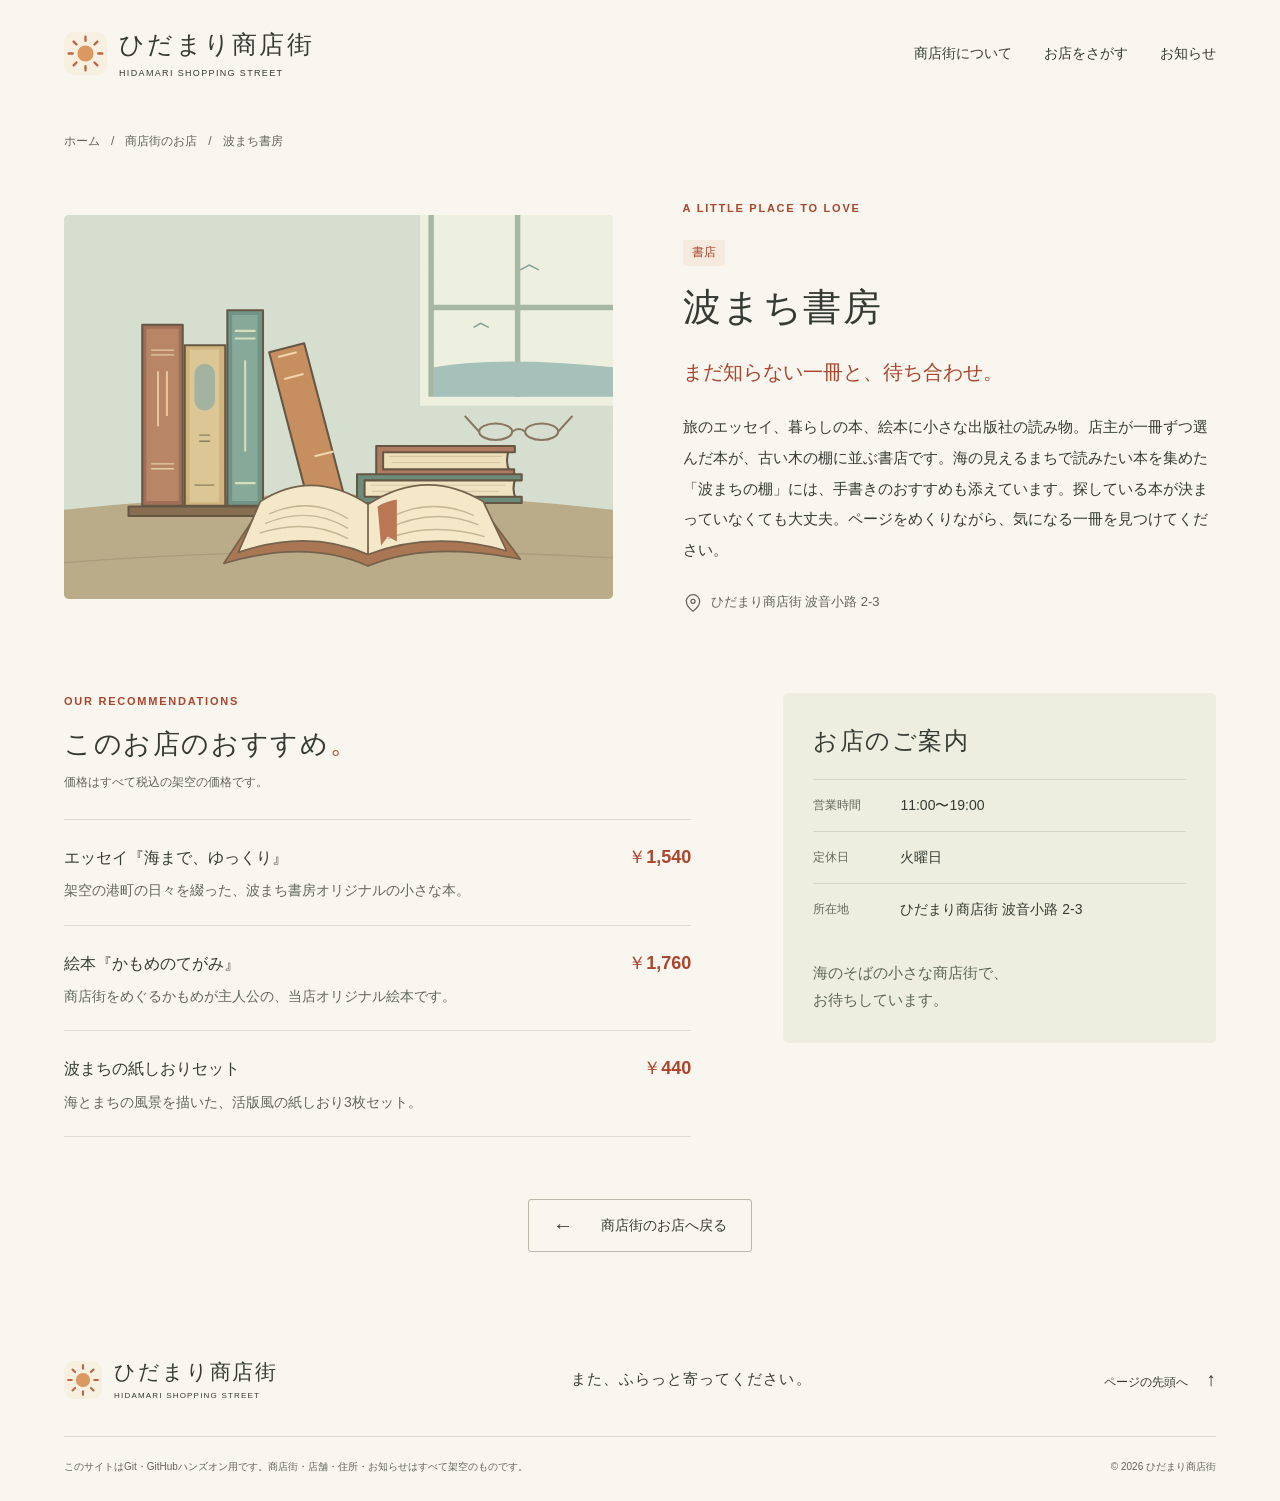
<file: shops/nami-books.html>
<!doctype html>
<html lang="ja">
  <head>
    <meta charset="UTF-8" />
    <meta name="viewport" content="width=device-width, initial-scale=1.0" />
    <meta name="theme-color" content="#f7f4eb" />
    <meta name="description" content="旅のエッセイ、暮らしの本、絵本に小さな出版社の読み物。店主が一冊ずつ選んだ本が、古い木の棚に並ぶ書店です。海の見えるまちで読みたい本を集めた「波まちの棚」には、手書きのおすすめも添えています。探している本が決まっていなくても大丈夫。ページをめくりながら、気になる一冊を見つけてください。" />
    <title>波まち書房｜ひだまり商店街</title>
    <link rel="icon" type="image/svg+xml" href="../favicon.svg" />
    <link rel="stylesheet" href="../src/styles.css" />
  </head>
  <body>
    <a class="skip-link" href="#main">本文へスキップ</a>
    <header class="site-header">
      <a class="brand" href="../index.html" aria-label="ひだまり商店街 トップページ">
        <img src="../favicon.svg" width="43" height="43" alt="" />
        <span>ひだまり商店街<small>HIDAMARI SHOPPING STREET</small></span>
      </a>
      <nav aria-label="メインナビゲーション">
        <a href="../index.html#about">商店街について</a>
        <a href="../index.html#shops">お店をさがす</a>
        <a href="../index.html#news">お知らせ</a>
      </nav>
    </header>

    <main id="main" class="detail-main section-container">
      <nav class="breadcrumbs" aria-label="パンくずリスト">
        <a href="../index.html">ホーム</a>
        <span aria-hidden="true">/</span>
        <a href="../index.html#shops">商店街のお店</a>
        <span aria-hidden="true">/</span>
        <span aria-current="page">波まち書房</span>
      </nav>
      <article>
        <div class="detail-hero">
          <div class="detail-image">
            <img src="../images/shops/nami-books.svg" alt="開いた本と色とりどりの本を重ねたイラスト" width="800" height="560" />
          </div>
          <div class="detail-intro">
            <p class="section-kicker">A LITTLE PLACE TO LOVE</p>
            <span class="category-label">書店</span>
            <h1>波まち書房</h1>
            <p class="detail-tagline">まだ知らない一冊と、待ち合わせ。</p>
            <p class="detail-description">旅のエッセイ、暮らしの本、絵本に小さな出版社の読み物。店主が一冊ずつ選んだ本が、古い木の棚に並ぶ書店です。海の見えるまちで読みたい本を集めた「波まちの棚」には、手書きのおすすめも添えています。探している本が決まっていなくても大丈夫。ページをめくりながら、気になる一冊を見つけてください。</p>
            <p class="detail-location">
              <svg width="20" height="20" viewBox="0 0 24 24" fill="none" stroke="currentColor" stroke-width="1.5" aria-hidden="true">
                <path d="M20 10c0 6-8 12-8 12S4 16 4 10a8 8 0 1 1 16 0Z" />
                <circle cx="12" cy="10" r="2.5" />
              </svg>
              <span>ひだまり商店街 波音小路 2-3</span>
            </p>
          </div>
        </div>
        <div class="detail-columns">
          <section class="products-section" aria-labelledby="products-heading">
            <p class="section-kicker">OUR RECOMMENDATIONS</p>
            <h2 id="products-heading">このお店のおすすめ<span class="heading-dot" aria-hidden="true">。</span></h2>
            <p class="price-note">価格はすべて税込の架空の価格です。</p>
            <ul class="products-list">
              <li>
                <div class="product-heading">
                  <h3>エッセイ『海まで、ゆっくり』</h3>
                  <span class="product-price">￥1,540</span>
                </div>
                <p>架空の港町の日々を綴った、波まち書房オリジナルの小さな本。</p>
              </li>
              <li>
                <div class="product-heading">
                  <h3>絵本『かもめのてがみ』</h3>
                  <span class="product-price">￥1,760</span>
                </div>
                <p>商店街をめぐるかもめが主人公の、当店オリジナル絵本です。</p>
              </li>
              <li>
                <div class="product-heading">
                  <h3>波まちの紙しおりセット</h3>
                  <span class="product-price">￥440</span>
                </div>
                <p>海とまちの風景を描いた、活版風の紙しおり3枚セット。</p>
              </li>
            </ul>
          </section>
          <section class="shop-info" aria-labelledby="info-heading">
            <h2 id="info-heading">お店のご案内</h2>
            <dl>
              <div>
                <dt>営業時間</dt>
                <dd>11:00〜19:00</dd>
              </div>
              <div>
                <dt>定休日</dt>
                <dd>火曜日</dd>
              </div>
              <div>
                <dt>所在地</dt>
                <dd>ひだまり商店街 波音小路 2-3</dd>
              </div>
            </dl>
            <p>海のそばの小さな商店街で、<br />お待ちしています。</p>
          </section>
        </div>
      </article>
      <div class="detail-back">
        <a class="button button-outline" href="../index.html#shops">
          <span aria-hidden="true">←</span> 商店街のお店へ戻る
        </a>
      </div>
    </main>

    <footer class="site-footer">
      <div class="footer-top">
        <a class="brand" href="../index.html">
          <img src="../favicon.svg" width="38" height="38" alt="" />
          <span>ひだまり商店街<small>HIDAMARI SHOPPING STREET</small></span>
        </a>
        <p>また、ふらっと寄ってください。</p>
        <a class="back-top" href="#main">ページの先頭へ <span aria-hidden="true">↑</span></a>
      </div>
      <div class="footer-bottom">
        <p>このサイトはGit・GitHubハンズオン用です。商店街・店舗・住所・お知らせはすべて架空のものです。</p>
        <span>© 2026 ひだまり商店街</span>
      </div>
    </footer>
  </body>
</html>
</file>
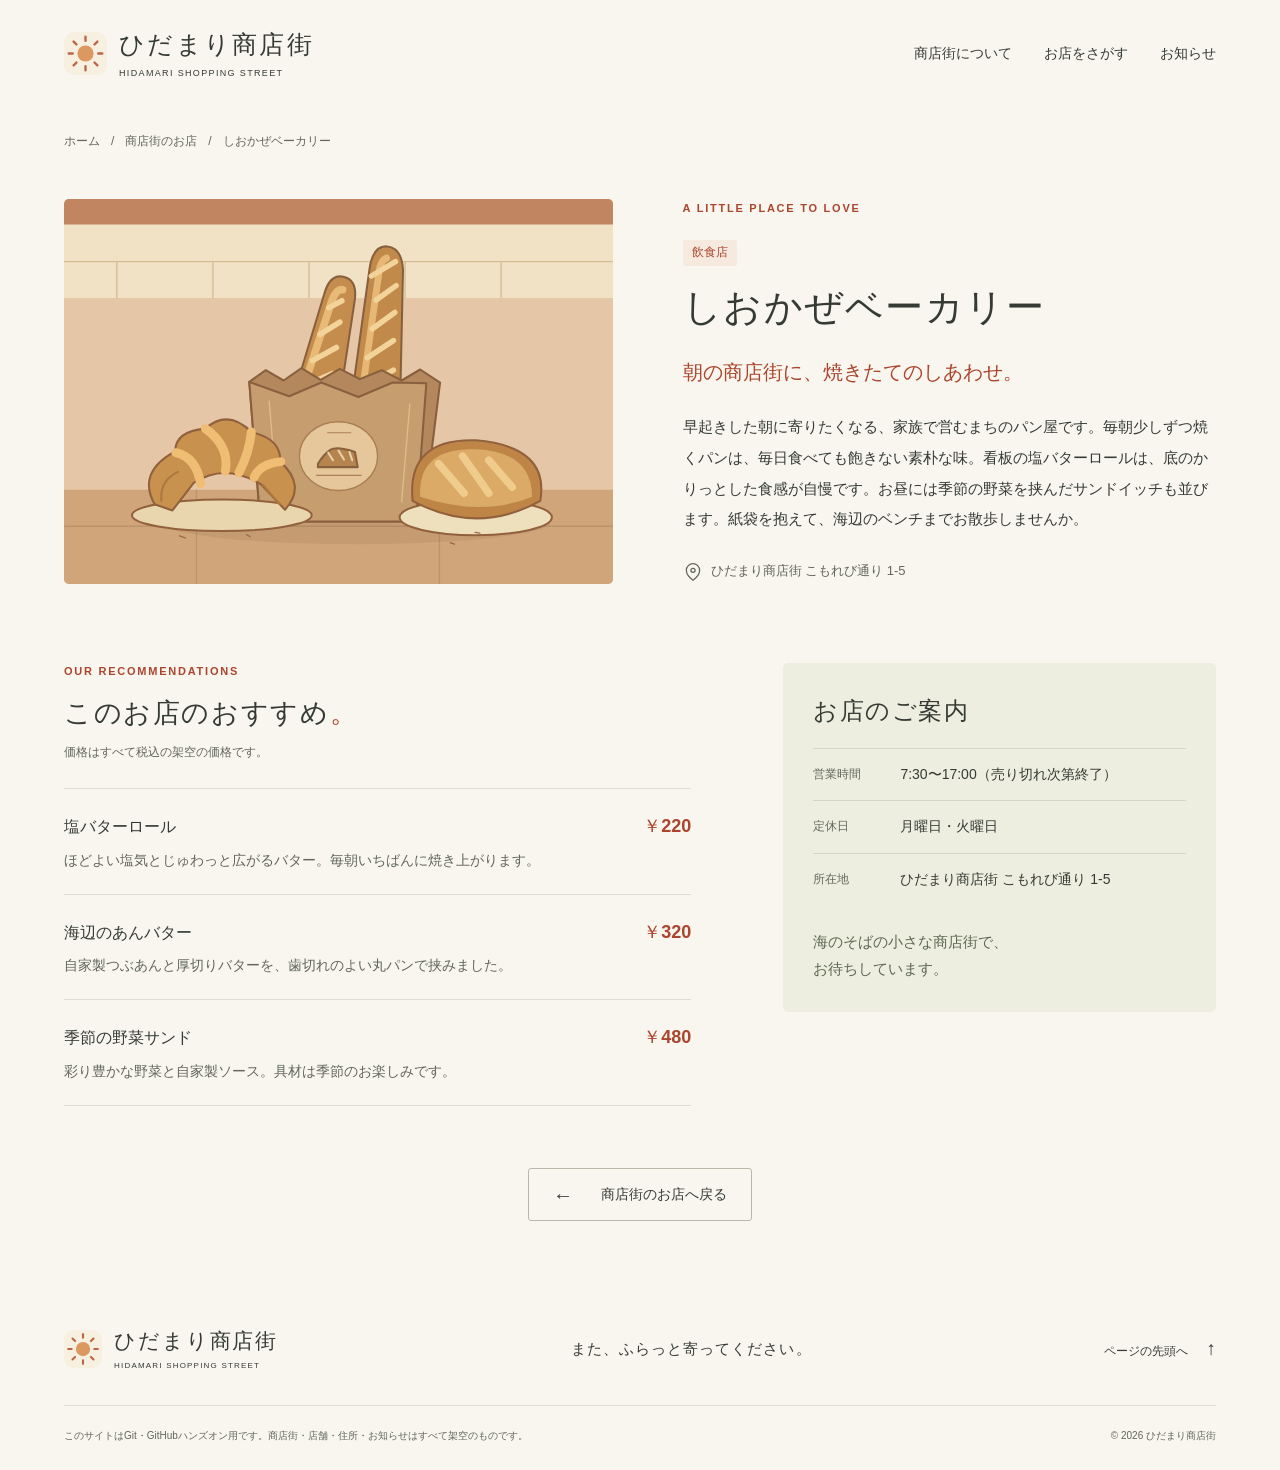
<file: shops/shiokaze-bakery.html>
<!doctype html>
<html lang="ja">
  <head>
    <meta charset="UTF-8" />
    <meta name="viewport" content="width=device-width, initial-scale=1.0" />
    <meta name="theme-color" content="#f7f4eb" />
    <meta name="description" content="早起きした朝に寄りたくなる、家族で営むまちのパン屋です。毎朝少しずつ焼くパンは、毎日食べても飽きない素朴な味。看板の塩バターロールは、底のかりっとした食感が自慢です。お昼には季節の野菜を挟んだサンドイッチも並びます。紙袋を抱えて、海辺のベンチまでお散歩しませんか。" />
    <title>しおかぜベーカリー｜ひだまり商店街</title>
    <link rel="icon" type="image/svg+xml" href="../favicon.svg" />
    <link rel="stylesheet" href="../src/styles.css" />
  </head>
  <body>
    <a class="skip-link" href="#main">本文へスキップ</a>
    <header class="site-header">
      <a class="brand" href="../index.html" aria-label="ひだまり商店街 トップページ">
        <img src="../favicon.svg" width="43" height="43" alt="" />
        <span>ひだまり商店街<small>HIDAMARI SHOPPING STREET</small></span>
      </a>
      <nav aria-label="メインナビゲーション">
        <a href="../index.html#about">商店街について</a>
        <a href="../index.html#shops">お店をさがす</a>
        <a href="../index.html#news">お知らせ</a>
      </nav>
    </header>

    <main id="main" class="detail-main section-container">
      <nav class="breadcrumbs" aria-label="パンくずリスト">
        <a href="../index.html">ホーム</a>
        <span aria-hidden="true">/</span>
        <a href="../index.html#shops">商店街のお店</a>
        <span aria-hidden="true">/</span>
        <span aria-current="page">しおかぜベーカリー</span>
      </nav>
      <article>
        <div class="detail-hero">
          <div class="detail-image">
            <img src="../images/shops/shiokaze-bakery.svg" alt="紙袋に入ったバゲットと焼きたてのパンのイラスト" width="800" height="560" />
          </div>
          <div class="detail-intro">
            <p class="section-kicker">A LITTLE PLACE TO LOVE</p>
            <span class="category-label">飲食店</span>
            <h1>しおかぜベーカリー</h1>
            <p class="detail-tagline">朝の商店街に、焼きたてのしあわせ。</p>
            <p class="detail-description">早起きした朝に寄りたくなる、家族で営むまちのパン屋です。毎朝少しずつ焼くパンは、毎日食べても飽きない素朴な味。看板の塩バターロールは、底のかりっとした食感が自慢です。お昼には季節の野菜を挟んだサンドイッチも並びます。紙袋を抱えて、海辺のベンチまでお散歩しませんか。</p>
            <p class="detail-location">
              <svg width="20" height="20" viewBox="0 0 24 24" fill="none" stroke="currentColor" stroke-width="1.5" aria-hidden="true">
                <path d="M20 10c0 6-8 12-8 12S4 16 4 10a8 8 0 1 1 16 0Z" />
                <circle cx="12" cy="10" r="2.5" />
              </svg>
              <span>ひだまり商店街 こもれび通り 1-5</span>
            </p>
          </div>
        </div>
        <div class="detail-columns">
          <section class="products-section" aria-labelledby="products-heading">
            <p class="section-kicker">OUR RECOMMENDATIONS</p>
            <h2 id="products-heading">このお店のおすすめ<span class="heading-dot" aria-hidden="true">。</span></h2>
            <p class="price-note">価格はすべて税込の架空の価格です。</p>
            <ul class="products-list">
              <li>
                <div class="product-heading">
                  <h3>塩バターロール</h3>
                  <span class="product-price">￥220</span>
                </div>
                <p>ほどよい塩気とじゅわっと広がるバター。毎朝いちばんに焼き上がります。</p>
              </li>
              <li>
                <div class="product-heading">
                  <h3>海辺のあんバター</h3>
                  <span class="product-price">￥320</span>
                </div>
                <p>自家製つぶあんと厚切りバターを、歯切れのよい丸パンで挟みました。</p>
              </li>
              <li>
                <div class="product-heading">
                  <h3>季節の野菜サンド</h3>
                  <span class="product-price">￥480</span>
                </div>
                <p>彩り豊かな野菜と自家製ソース。具材は季節のお楽しみです。</p>
              </li>
            </ul>
          </section>
          <section class="shop-info" aria-labelledby="info-heading">
            <h2 id="info-heading">お店のご案内</h2>
            <dl>
              <div>
                <dt>営業時間</dt>
                <dd>7:30〜17:00（売り切れ次第終了）</dd>
              </div>
              <div>
                <dt>定休日</dt>
                <dd>月曜日・火曜日</dd>
              </div>
              <div>
                <dt>所在地</dt>
                <dd>ひだまり商店街 こもれび通り 1-5</dd>
              </div>
            </dl>
            <p>海のそばの小さな商店街で、<br />お待ちしています。</p>
          </section>
        </div>
      </article>
      <div class="detail-back">
        <a class="button button-outline" href="../index.html#shops">
          <span aria-hidden="true">←</span> 商店街のお店へ戻る
        </a>
      </div>
    </main>

    <footer class="site-footer">
      <div class="footer-top">
        <a class="brand" href="../index.html">
          <img src="../favicon.svg" width="38" height="38" alt="" />
          <span>ひだまり商店街<small>HIDAMARI SHOPPING STREET</small></span>
        </a>
        <p>また、ふらっと寄ってください。</p>
        <a class="back-top" href="#main">ページの先頭へ <span aria-hidden="true">↑</span></a>
      </div>
      <div class="footer-bottom">
        <p>このサイトはGit・GitHubハンズオン用です。商店街・店舗・住所・お知らせはすべて架空のものです。</p>
        <span>© 2026 ひだまり商店街</span>
      </div>
    </footer>
  </body>
</html>
</file>
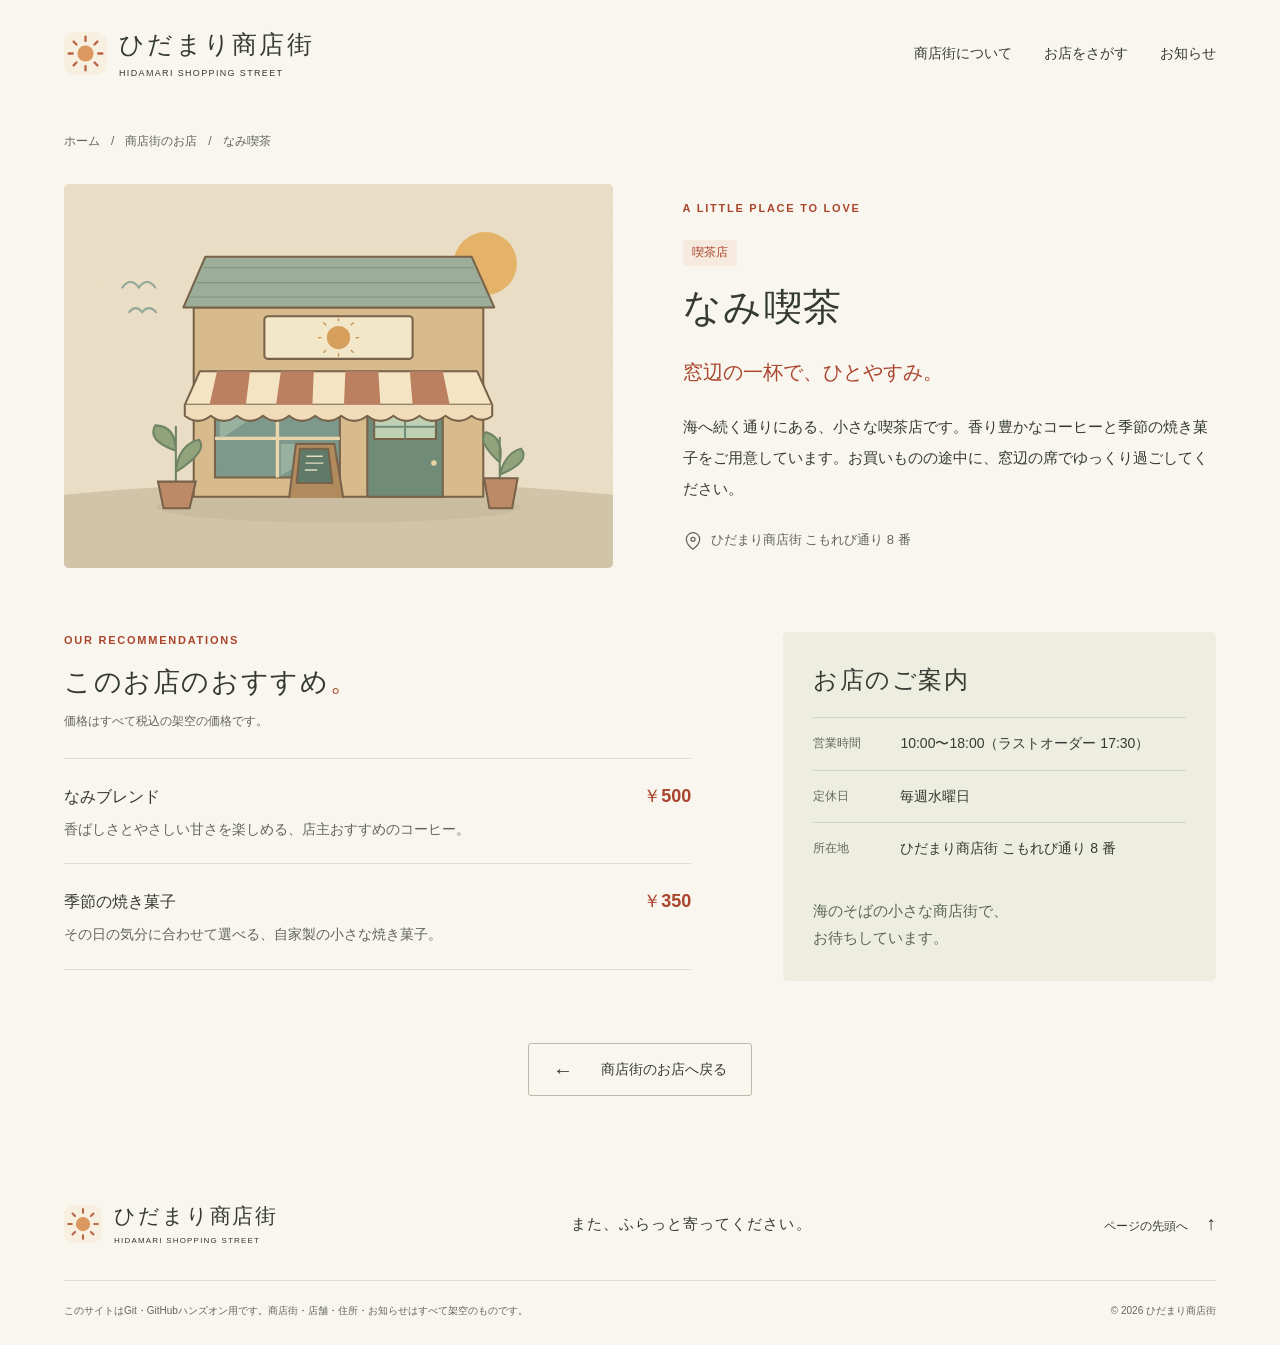
<file: templates/shop-template.html>
<!doctype html>
<html lang="ja">
  <head>
    <meta charset="UTF-8" />
    <meta name="viewport" content="width=device-width, initial-scale=1.0" />
    <meta name="theme-color" content="#f7f4eb" />
    <meta name="description" content="海へ続く通りにある、小さな喫茶店です。香り豊かなコーヒーと季節の焼き菓子をご用意しています。お買いものの途中に、窓辺の席でゆっくり過ごしてください。" />
    <title>なみ喫茶｜ひだまり商店街</title>
    <link rel="icon" type="image/svg+xml" href="../favicon.svg" />
    <link rel="stylesheet" href="../src/styles.css" />
  </head>
  <body>
    <!-- このファイルを shops/p01-nami-cafe.html にコピーして編集します。
         ファイル名は重複しない小文字の英数字・ハイフンを使ってください。
         title・meta description・パンくず・店名・紹介・営業情報・商品を変更します。
         一覧への追加には templates/shop-card.html のカードも index.html にコピーします。 -->
    <a class="skip-link" href="#main">本文へスキップ</a>
    <header class="site-header">
      <a class="brand" href="../index.html" aria-label="ひだまり商店街 トップページ">
        <img src="../favicon.svg" width="43" height="43" alt="" />
        <span>ひだまり商店街<small>HIDAMARI SHOPPING STREET</small></span>
      </a>
      <nav aria-label="メインナビゲーション">
        <a href="../index.html#about">商店街について</a>
        <a href="../index.html#shops">お店をさがす</a>
        <a href="../index.html#news">お知らせ</a>
      </nav>
    </header>

    <main id="main" class="detail-main section-container">
      <nav class="breadcrumbs" aria-label="パンくずリスト">
        <a href="../index.html">ホーム</a>
        <span aria-hidden="true">/</span>
        <a href="../index.html#shops">商店街のお店</a>
        <span aria-hidden="true">/</span>
        <span aria-current="page">なみ喫茶</span>
      </nav>
      <article>
        <div class="detail-hero">
          <div class="detail-image">
            <!-- 画像なしなら共通画像をそのまま使えます。
                 自作画像を使う場合は ../images/shops/p01-nami-cafe.svg に変更し、alt も書き換えます。 -->
            <img src="../images/shop-placeholder.svg" alt="小さなお店を描いた共通店舗イラスト" width="800" height="560" />
          </div>
          <div class="detail-intro">
            <p class="section-kicker">A LITTLE PLACE TO LOVE</p>
            <span class="category-label">喫茶店</span>
            <h1>なみ喫茶</h1>
            <p class="detail-tagline">窓辺の一杯で、ひとやすみ。</p>
            <p class="detail-description">海へ続く通りにある、小さな喫茶店です。香り豊かなコーヒーと季節の焼き菓子をご用意しています。お買いものの途中に、窓辺の席でゆっくり過ごしてください。</p>
            <p class="detail-location">
              <svg width="20" height="20" viewBox="0 0 24 24" fill="none" stroke="currentColor" stroke-width="1.5" aria-hidden="true">
                <path d="M20 10c0 6-8 12-8 12S4 16 4 10a8 8 0 1 1 16 0Z" />
                <circle cx="12" cy="10" r="2.5" />
              </svg>
              <span>ひだまり商店街 こもれび通り 8 番</span>
            </p>
          </div>
        </div>
        <div class="detail-columns">
          <section class="products-section" aria-labelledby="products-heading">
            <p class="section-kicker">OUR RECOMMENDATIONS</p>
            <h2 id="products-heading">このお店のおすすめ<span class="heading-dot" aria-hidden="true">。</span></h2>
            <p class="price-note">価格はすべて税込の架空の価格です。</p>
            <!-- 商品を増やす場合は li をひとまとまりでコピーします。価格は税込の円表示です。 -->
            <ul class="products-list">
              <li>
                <div class="product-heading">
                  <h3>なみブレンド</h3>
                  <span class="product-price">￥500</span>
                </div>
                <p>香ばしさとやさしい甘さを楽しめる、店主おすすめのコーヒー。</p>
              </li>
              <li>
                <div class="product-heading">
                  <h3>季節の焼き菓子</h3>
                  <span class="product-price">￥350</span>
                </div>
                <p>その日の気分に合わせて選べる、自家製の小さな焼き菓子。</p>
              </li>
            </ul>
          </section>
          <section class="shop-info" aria-labelledby="info-heading">
            <h2 id="info-heading">お店のご案内</h2>
            <dl>
              <div>
                <dt>営業時間</dt>
                <dd>10:00〜18:00（ラストオーダー 17:30）</dd>
              </div>
              <div>
                <dt>定休日</dt>
                <dd>毎週水曜日</dd>
              </div>
              <div>
                <dt>所在地</dt>
                <dd>ひだまり商店街 こもれび通り 8 番</dd>
              </div>
            </dl>
            <p>海のそばの小さな商店街で、<br />お待ちしています。</p>
          </section>
        </div>
      </article>
      <div class="detail-back">
        <a class="button button-outline" href="../index.html#shops">
          <span aria-hidden="true">←</span> 商店街のお店へ戻る
        </a>
      </div>
    </main>

    <footer class="site-footer">
      <div class="footer-top">
        <a class="brand" href="../index.html">
          <img src="../favicon.svg" width="38" height="38" alt="" />
          <span>ひだまり商店街<small>HIDAMARI SHOPPING STREET</small></span>
        </a>
        <p>また、ふらっと寄ってください。</p>
        <a class="back-top" href="#main">ページの先頭へ <span aria-hidden="true">↑</span></a>
      </div>
      <div class="footer-bottom">
        <p>このサイトはGit・GitHubハンズオン用です。商店街・店舗・住所・お知らせはすべて架空のものです。</p>
        <span>© 2026 ひだまり商店街</span>
      </div>
    </footer>
  </body>
</html>
</file>
<file: src/styles.css>
/* 色・余白・文字を変えるときは、まずここから。全ページ共通のスタイルです。 */
:root {
  --paper: #f8f6ee;
  --white: #fffefa;
  --ink: #353b34;
  --muted: #62665c;
  --red: #ab452e;
  --orange: #e8a352;
  --line: #dcded1;
  --serif: "Hiragino Mincho ProN", "Yu Mincho", "YuMincho", serif;
  --sans: "Hiragino Kaku Gothic ProN", "Yu Gothic", "Meiryo", sans-serif;
  color: var(--ink);
  background: var(--paper);
  font-family: var(--sans);
  font-synthesis: none;
  line-height: 1.8;
  font-weight: 400;
  scroll-behavior: smooth;
  scroll-padding-top: 24px;
}
* {
  box-sizing: border-box;
}
body {
  margin: 0;
}
button,
input {
  font: inherit;
}
button,
a,
input,
summary {
  -webkit-tap-highlight-color: transparent;
}
button {
  cursor: pointer;
}
a {
  color: inherit;
  text-decoration: none;
}
img {
  display: block;
  max-width: 100%;
}
svg {
  flex-shrink: 0;
}
h1,
h2,
h3,
p {
  margin: 0;
}
button {
  color: inherit;
}
[hidden] {
  display: none !important;
}
:focus-visible {
  outline: 3px solid #256375;
  outline-offset: 5px;
}
.skip-link {
  position: fixed;
  left: 16px;
  top: -100px;
  z-index: 10;
  padding: 10px 20px;
  background: var(--ink);
  color: white;
}
.skip-link:focus {
  top: 12px;
}
.site-header {
  max-width: 1440px;
  padding: 28px 5%;
  margin: auto;
  display: flex;
  align-items: center;
  justify-content: space-between;
  gap: 32px;
}
.brand {
  display: inline-flex;
  gap: 12px;
  align-items: center;
  flex-shrink: 0;
}
.brand > span {
  font-family: var(--serif);
  font-size: 25px;
  font-weight: 700;
  line-height: 1.35;
  letter-spacing: 0.09em;
}
.brand small {
  display: block;
  font-family: var(--sans);
  font-size: 9px;
  font-weight: 500;
  letter-spacing: 0.15em;
  margin-top: 5px;
}
.site-header nav {
  display: flex;
  gap: 32px;
  font-size: 14px;
  font-weight: 600;
}
.site-header nav a {
  padding: 8px 0;
  text-underline-offset: 8px;
}
.site-header nav a:hover {
  color: var(--red);
  text-decoration: underline;
}
.hero {
  display: grid;
  grid-template-columns: 44% 56%;
  max-width: 1440px;
  margin: 8px auto 0;
  min-height: 480px;
}
.hero-copy {
  padding: 38px 24px 45px max(11.4%, 24px);
  position: relative;
  z-index: 1;
}
.eyebrow {
  font-size: 14px;
  letter-spacing: 0.14em;
  font-weight: 600;
  margin-bottom: 21px;
}
.little-sun {
  color: var(--red);
  font-size: 23px;
  margin-right: 8px;
  vertical-align: middle;
}
.hero h1 {
  font-family: var(--serif);
  font-size: clamp(36px, 3.55vw, 51px);
  line-height: 1.7;
  font-weight: 700;
  letter-spacing: 0.08em;
  white-space: nowrap;
}
.hero h1 span {
  color: var(--red);
}
.hero-description {
  margin: 22px 0 26px;
  font-size: 15px;
  line-height: 2.15;
  letter-spacing: 0.035em;
}
.button {
  display: inline-flex;
  align-items: center;
  justify-content: center;
  gap: 28px;
  min-height: 52px;
  padding: 13px 24px;
  border-radius: 3px;
  border: 1px solid transparent;
  font-size: 14px;
  font-weight: 600;
  transition:
    background 0.2s,
    transform 0.2s;
}
.button-primary {
  color: #fffef8;
  background: var(--red);
}
.button-primary:hover {
  background: #8b3422;
  transform: translateY(-2px);
}
.button > span {
  font-size: 20px;
  line-height: 1;
}
.button-outline {
  border-color: #b7b9aa;
  background: transparent;
}
.button-outline:hover {
  background: #eceadf;
}
.hero-footnote {
  color: var(--muted);
  font-size: 12px;
  margin-top: 17px;
  letter-spacing: 0.015em;
}
.hero-art {
  position: relative;
  min-width: 0;
  background: #e8e9d8;
  border-radius: 140px 0 0 6px;
  overflow: hidden;
  margin-top: 2px;
}
.hero-art > img {
  width: 100%;
  height: 100%;
  object-fit: cover;
  object-position: center;
}
.art-note {
  position: absolute;
  right: 28px;
  bottom: 24px;
  background: var(--white);
  padding: 9px 22px;
  font-family: var(--serif);
  font-size: 14px;
  letter-spacing: 0.1em;
  transform: rotate(-5deg);
  box-shadow: 2px 3px 0 #353b3415;
}
.welcome-strip {
  max-width: 1296px;
  width: 90%;
  margin: 0 auto;
  padding: 32px 0;
  display: flex;
  align-items: center;
  gap: 45px;
  border-bottom: 1px solid var(--line);
}
.welcome-title {
  font-family: var(--serif);
  font-size: 22px;
  font-weight: 600;
  letter-spacing: 0.08em;
  flex-shrink: 0;
}
.welcome-strip p {
  font-size: 14px;
  color: var(--muted);
  line-height: 1.95;
}
.welcome-stamp {
  margin-left: auto;
  border: 1px solid #b6beb0;
  color: #62745a;
  border-radius: 50%;
  width: 76px;
  height: 76px;
  display: flex;
  flex-direction: column;
  justify-content: center;
  align-items: center;
  flex-shrink: 0;
  transform: rotate(12deg);
  font-family: var(--serif);
  line-height: 1.7;
  font-size: 12px;
}
.welcome-stamp strong {
  font-size: 14px;
  font-weight: 500;
}
.section-container {
  width: 90%;
  max-width: 1296px;
  margin: 0 auto;
}
.shops-section {
  padding-top: 73px;
  padding-bottom: 85px;
}
.section-top {
  display: flex;
  align-items: flex-end;
  justify-content: space-between;
  gap: 35px;
}
.section-kicker {
  font-size: 11px;
  font-weight: 700;
  letter-spacing: 0.16em;
  color: var(--red);
  line-height: 1.5;
  margin-bottom: 12px;
}
h2 {
  font-family: var(--serif);
  font-size: 31px;
  letter-spacing: 0.06em;
  line-height: 1.65;
}
.heading-dot {
  color: var(--red);
}
.section-description {
  font-size: 14px;
  color: var(--muted);
  margin-top: 8px;
}
.search-form {
  width: 325px;
  flex-shrink: 0;
}
.search-form label {
  display: block;
  font-size: 12px;
  color: var(--muted);
  margin-bottom: 6px;
}
.search-input-wrap {
  display: flex;
  align-items: center;
  background: var(--white);
  border: 1px solid #c5c8bc;
  border-radius: 3px;
  padding-left: 15px;
  color: var(--muted);
}
.search-input-wrap:focus-within {
  outline: 2px solid #256375;
  outline-offset: 3px;
}
.search-input-wrap input {
  padding: 13px 12px;
  font-size: 14px;
  border: 0;
  background: transparent;
  width: 100%;
  min-width: 0;
  color: var(--ink);
  outline: none;
}
.search-input-wrap input::placeholder {
  color: #696c61;
}
.shop-controls {
  display: flex;
  align-items: center;
  justify-content: space-between;
  gap: 16px;
  margin: 30px 0 28px;
}
.category-filters {
  display: flex;
  gap: 9px;
  flex-wrap: wrap;
}
.filter-button {
  background: transparent;
  border: 1px solid #cdd0c3;
  border-radius: 30px;
  min-height: 41px;
  font-size: 13px;
  padding: 7px 20px;
  transition: background 0.18s;
}
.filter-button:hover {
  background: #e8e9df;
}
.filter-button[aria-pressed="true"] {
  color: var(--white);
  background: var(--ink);
  border-color: var(--ink);
}
.result-count {
  font-size: 12px;
  color: var(--muted);
  white-space: nowrap;
}
.shop-grid {
  display: grid;
  grid-template-columns: repeat(3, minmax(0, 1fr));
  gap: 30px 26px;
}
.shop-card {
  min-width: 0;
}
.shop-card-link {
  display: block;
  height: 100%;
  background: var(--white);
  border-radius: 5px;
  overflow: hidden;
  border: 1px solid #e2e2d6;
  transition:
    box-shadow 0.22s,
    transform 0.22s;
}
.shop-card-link:hover {
  box-shadow: 0 8px 24px #38372c0b;
  transform: translateY(-4px);
}
.shop-card-image {
  position: relative;
  overflow: hidden;
  background: #e9e8db;
  aspect-ratio: 1.65;
}
.shop-card-image img {
  width: 100%;
  height: 100%;
  object-fit: cover;
  transition: transform 0.35s;
}
.shop-card-link:hover .shop-card-image img {
  transform: scale(1.04);
}
.card-visit {
  position: absolute;
  right: 13px;
  bottom: 13px;
  background: var(--white);
  width: 34px;
  height: 34px;
  border-radius: 50%;
  display: grid;
  place-items: center;
  font-size: 20px;
}
.shop-card-body {
  padding: 22px 24px 20px;
}
.card-meta {
  display: flex;
  align-items: center;
  gap: 10px;
  justify-content: space-between;
}
.category-label {
  display: inline-block;
  color: var(--red);
  font-size: 12px;
  padding: 2px 9px;
  background: #f5eadd;
  border-radius: 2px;
  white-space: nowrap;
}
.card-address {
  font-size: 11px;
  color: var(--muted);
  text-align: right;
}
.shop-card h3 {
  font-family: var(--serif);
  font-size: 23px;
  margin-top: 12px;
  letter-spacing: 0.045em;
  overflow-wrap: anywhere;
}
.card-tagline {
  font-size: 13px;
  margin-top: 8px;
  color: #565e51;
  font-weight: 500;
}
.card-description {
  font-size: 13px;
  color: var(--muted);
  margin-top: 10px;
  display: -webkit-box;
  -webkit-line-clamp: 2;
  -webkit-box-orient: vertical;
  overflow: hidden;
}
.card-detail {
  display: flex;
  align-items: center;
  justify-content: space-between;
  margin-top: 18px;
  padding-top: 12px;
  border-top: 1px solid #eeede6;
  font-size: 12px;
  font-weight: 500;
}
.card-detail > span {
  color: var(--red);
  font-size: 18px;
}
.empty-state {
  padding: 50px 20px;
  text-align: center;
  border: 1px dashed #c5c8bc;
  background: #fffefa80;
  border-radius: 5px;
}
.empty-icon {
  font-size: 40px;
  color: var(--red);
}
.empty-state h3,
.empty-state h1 {
  font-family: var(--serif);
  font-size: 24px;
}
.empty-state p {
  color: var(--muted);
  margin: 12px 0 22px;
}
.news-section {
  background: #eeeade;
  border-top: 1px solid #e4dfcf;
  border-bottom: 1px solid #e4dfcf;
  padding: 61px 0;
}
.news-layout {
  display: grid;
  grid-template-columns: 29% 1fr;
  gap: 7%;
}
.news-heading > p:not(.section-kicker) {
  color: var(--muted);
  font-size: 13px;
  margin-top: 12px;
}
.news-flower {
  display: inline-block;
  color: var(--red);
  font-size: 69px;
  margin: 14px 0 -20px;
  line-height: 1.3;
}
.news-item {
  border-bottom: 1px solid #cdd0c1;
}
.news-item:first-child {
  border-top: 1px solid #cdd0c1;
}
.news-item summary {
  cursor: pointer;
  position: relative;
  list-style: none;
  padding: 20px 40px 20px 0;
}
.news-item summary::-webkit-details-marker {
  display: none;
}
.news-item summary::after {
  content: "+";
  position: absolute;
  right: 4px;
  top: 50%;
  transform: translateY(-50%);
  color: var(--red);
  font-size: 24px;
  font-weight: 400;
}
.news-item[open] summary::after {
  content: "−";
}
.news-item summary:hover .news-title {
  color: var(--red);
}
.news-meta {
  display: flex;
  align-items: center;
  gap: 16px;
  margin-bottom: 6px;
  font-size: 12px;
}
.news-meta time {
  color: var(--muted);
  letter-spacing: 0.04em;
}
.news-category {
  color: #626d58;
  border: 1px solid #bec6b2;
  padding: 0 9px;
  font-size: 11px;
  border-radius: 2px;
}
.news-title {
  font-size: 15px;
  font-weight: 500;
}
.news-item > p {
  font-size: 14px;
  color: var(--muted);
  padding: 0 38px 20px 0;
}
.site-footer {
  max-width: 1440px;
  padding: 44px 5% 25px;
  margin: auto;
}
.footer-top {
  display: flex;
  justify-content: space-between;
  align-items: center;
  gap: 25px;
}
.footer-top .brand > span {
  font-size: 21px;
}
.footer-top .brand small {
  font-size: 8px;
}
.footer-top > p {
  font-family: var(--serif);
  font-size: 15px;
  letter-spacing: 0.07em;
}
.back-top {
  font-size: 12px;
}
.back-top span {
  margin-left: 15px;
  font-size: 19px;
}
.back-top:hover {
  color: var(--red);
}
.footer-bottom {
  margin-top: 34px;
  padding-top: 21px;
  border-top: 1px solid var(--line);
  display: flex;
  justify-content: space-between;
  gap: 20px;
  font-size: 10px;
  color: var(--muted);
}
.footer-bottom > span {
  white-space: nowrap;
}
/* 店舗詳細。各 shops/*.html に本文を直接書きます。 */
.detail-main {
  padding-top: 24px;
  padding-bottom: 62px;
}
.breadcrumbs {
  display: flex;
  flex-wrap: wrap;
  gap: 11px;
  color: var(--muted);
  font-size: 12px;
  margin-bottom: 30px;
}
.breadcrumbs a:hover {
  color: var(--red);
  text-decoration: underline;
}
.detail-hero {
  display: grid;
  grid-template-columns: 1.03fr 1fr;
  gap: 6%;
  align-items: center;
}
.detail-image {
  border-radius: 5px;
  overflow: hidden;
  background: #ebe7d9;
}
.detail-image img {
  width: 100%;
  height: auto;
}
.detail-intro {
  padding: 18px 0;
  min-width: 0;
}
.detail-intro .section-kicker {
  margin-bottom: 20px;
}
.detail-intro h1 {
  font-family: var(--serif);
  font-size: clamp(28px, 3vw, 42px);
  line-height: 1.6;
  letter-spacing: 0.04em;
  margin: 11px 0 16px;
  overflow-wrap: anywhere;
}
.detail-tagline {
  color: var(--red);
  font-family: var(--serif);
  font-size: 20px;
  font-weight: 600;
}
.detail-description {
  margin-top: 22px;
  font-size: 15px;
  line-height: 2.05;
  white-space: pre-line;
  overflow-wrap: anywhere;
}
.detail-location {
  display: flex;
  align-items: flex-start;
  gap: 8px;
  margin-top: 24px;
  font-size: 13px;
  color: var(--muted);
}
.detail-location svg {
  margin-top: 3px;
}
.detail-columns {
  display: grid;
  grid-template-columns: 1.45fr 1fr;
  gap: 8%;
  margin: 62px 0;
  align-items: start;
}
.products-section h2 {
  font-size: 27px;
}
.price-note {
  font-size: 12px;
  color: var(--muted);
  margin-top: 6px;
}
.products-list {
  margin: 25px 0 0;
  padding: 0;
  list-style: none;
}
.products-list li {
  padding: 21px 0;
  border-top: 1px solid var(--line);
}
.products-list li:last-child {
  border-bottom: 1px solid var(--line);
}
.product-heading {
  display: flex;
  align-items: baseline;
  gap: 20px;
  justify-content: space-between;
}
.product-heading h3 {
  font-size: 16px;
  font-weight: 600;
  overflow-wrap: anywhere;
}
.product-price {
  color: var(--red);
  font-size: 18px;
  font-weight: 600;
  flex-shrink: 0;
}
.products-list p {
  font-size: 14px;
  color: var(--muted);
  margin-top: 5px;
}
.shop-info {
  padding: 29px 30px;
  background: #edeedf;
  border-radius: 5px;
}
.shop-info h2 {
  font-size: 24px;
  margin-bottom: 17px;
}
.shop-info dl {
  margin: 0;
}
.shop-info dl > div {
  padding: 13px 0;
  border-top: 1px solid #d2d6c5;
  display: grid;
  grid-template-columns: 75px 1fr;
  gap: 12px;
  font-size: 14px;
}
.shop-info dt {
  color: var(--muted);
  font-size: 12px;
  padding-top: 2px;
}
.shop-info dd {
  margin: 0;
  white-space: pre-line;
  overflow-wrap: anywhere;
}
.shop-info > p {
  margin-top: 24px;
  color: #5d6853;
  font-family: var(--serif);
  font-size: 15px;
}
.detail-back {
  text-align: center;
}
.detail-empty {
  margin-bottom: 35px;
  padding: 75px 20px;
}
@media (min-width: 1600px) {
  .hero-art {
    border-radius: 140px 6px 6px 6px;
  }
}
@media (max-width: 1050px) {
  .site-header nav {
    gap: 20px;
    font-size: 13px;
  }
  .hero {
    min-height: 455px;
  }
  .hero-copy {
    padding-top: 35px;
    padding-bottom: 35px;
  }
  .hero h1 {
    font-size: 38px;
    letter-spacing: 0.03em;
  }
  .hero-art {
    border-top-left-radius: 100px;
  }
  .hero-footnote {
    font-size: 10px;
  }
  .welcome-strip {
    gap: 25px;
  }
  .welcome-title {
    font-size: 19px;
  }
  .welcome-strip p {
    font-size: 12px;
  }
  .shop-grid {
    gap: 24px 18px;
  }
  .shop-card-body {
    padding: 18px;
  }
  .shop-card h3 {
    font-size: 21px;
  }
  .card-address {
    font-size: 10px;
  }
  .filter-button {
    padding: 7px 16px;
  }
  .footer-top > p {
    font-size: 13px;
  }
}
@media (max-width: 760px) {
  .site-header {
    flex-direction: column;
    gap: 17px;
    padding: 20px 5% 15px;
  }
  .brand > span {
    font-size: 23px;
  }
  .brand > img {
    width: 38px;
    height: 38px;
  }
  .site-header nav {
    gap: 28px;
    font-size: 12px;
    width: 100%;
    justify-content: center;
  }
  .hero {
    grid-template-columns: 1fr;
    margin: 0 auto;
  }
  .hero-copy {
    padding: 33px 7% 31px;
  }
  .eyebrow {
    font-size: 12px;
    margin-bottom: 15px;
  }
  .hero h1 {
    font-size: clamp(33px, 8vw, 49px);
    letter-spacing: 0.06em;
    line-height: 1.65;
  }
  .hero-description {
    margin-top: 16px;
    margin-bottom: 20px;
    font-size: 14px;
  }
  .hero-footnote {
    font-size: 11px;
    margin-top: 12px;
  }
  .hero-art {
    border-radius: 65px 0 0 0;
    margin-left: 5%;
    aspect-ratio: 1.7;
  }
  .hero-art > img {
    object-fit: cover;
  }
  .art-note {
    font-size: 11px;
    padding: 7px 15px;
    right: 16px;
    bottom: 14px;
  }
  .welcome-strip {
    padding: 25px 0;
    display: block;
    position: relative;
  }
  .welcome-title {
    font-size: 19px;
  }
  .welcome-strip p {
    font-size: 12px;
    margin-top: 9px;
    padding-right: 55px;
  }
  .welcome-stamp {
    position: absolute;
    right: 0;
    top: 26px;
    width: 57px;
    height: 57px;
    font-size: 10px;
  }
  .welcome-stamp strong {
    font-size: 11px;
  }
  .desktop-break {
    display: none;
  }
  .shops-section {
    padding-top: 44px;
    padding-bottom: 48px;
  }
  .section-top {
    flex-direction: column;
    align-items: stretch;
    gap: 24px;
  }
  h2 {
    font-size: 27px;
  }
  .section-description {
    font-size: 13px;
  }
  .search-form {
    width: 100%;
  }
  .search-input-wrap input {
    font-size: 16px;
  }
  .shop-controls {
    flex-wrap: wrap;
    margin: 20px 0;
    gap: 14px;
  }
  .category-filters {
    gap: 8px;
  }
  .filter-button {
    min-height: 44px;
    font-size: 12px;
    padding: 7px 15px;
  }
  .result-count {
    margin-left: auto;
  }
  .shop-grid {
    grid-template-columns: repeat(2, minmax(0, 1fr));
    gap: 20px 15px;
  }
  .shop-card-body {
    padding: 17px;
  }
  .card-meta {
    gap: 5px;
    flex-wrap: wrap;
  }
  .card-address {
    font-size: 10px;
  }
  .shop-card h3 {
    font-size: 20px;
  }
  .card-tagline {
    font-size: 12px;
  }
  .card-description {
    font-size: 12px;
  }
  .news-section {
    padding: 39px 0;
  }
  .news-layout {
    grid-template-columns: 1fr;
    gap: 26px;
  }
  .news-heading {
    position: relative;
  }
  .news-flower {
    position: absolute;
    right: 8px;
    top: 10px;
    font-size: 60px;
  }
  .news-title {
    font-size: 14px;
  }
  .site-footer {
    padding-top: 31px;
  }
  .footer-top {
    flex-wrap: wrap;
    gap: 18px;
  }
  .footer-top > p {
    order: 3;
    width: 100%;
    font-size: 13px;
  }
  .footer-top .brand > span {
    font-size: 20px;
  }
  .back-top {
    font-size: 11px;
  }
  .back-top span {
    margin-left: 7px;
  }
  .footer-bottom {
    flex-direction: column;
    gap: 10px;
    margin-top: 21px;
    line-height: 1.9;
  }
  .detail-main {
    padding-top: 16px;
    padding-bottom: 42px;
  }
  .breadcrumbs {
    font-size: 11px;
    gap: 8px;
    margin-bottom: 23px;
  }
  .detail-hero {
    grid-template-columns: 1fr;
    gap: 22px;
  }
  .detail-intro {
    padding: 0;
  }
  .detail-intro h1 {
    font-size: 32px;
  }
  .detail-intro .section-kicker {
    margin-bottom: 14px;
  }
  .detail-tagline {
    font-size: 19px;
  }
  .detail-description {
    margin-top: 15px;
  }
  .detail-columns {
    grid-template-columns: 1fr;
    gap: 35px;
    margin: 39px 0;
  }
  .shop-info {
    padding: 25px;
  }
  .detail-empty h1 {
    font-size: 23px;
  }
  .detail-empty p {
    font-size: 14px;
  }
}
@media (max-width: 480px) {
  .shop-grid {
    grid-template-columns: 1fr;
    gap: 24px;
  }
  .shop-card-body {
    padding: 20px 22px;
  }
  .shop-card h3 {
    font-size: 24px;
  }
  .card-tagline,
  .card-description {
    font-size: 14px;
  }
  .card-address {
    font-size: 12px;
  }
  .category-label {
    font-size: 12px;
  }
  .hero h1 {
    white-space: normal;
  }
  .footer-top .brand > span {
    font-size: 19px;
  }
  .footer-top .brand > img {
    width: 30px;
    height: 30px;
  }
  .footer-top .brand {
    gap: 7px;
  }
  .footer-top .brand small {
    font-size: 7px;
  }
  .back-top {
    margin-left: auto;
  }
}
@media (prefers-reduced-motion: reduce) {
  :root {
    scroll-behavior: auto;
  }
  *,
  *::before,
  *::after {
    transition: none !important;
  }
}
</file>
